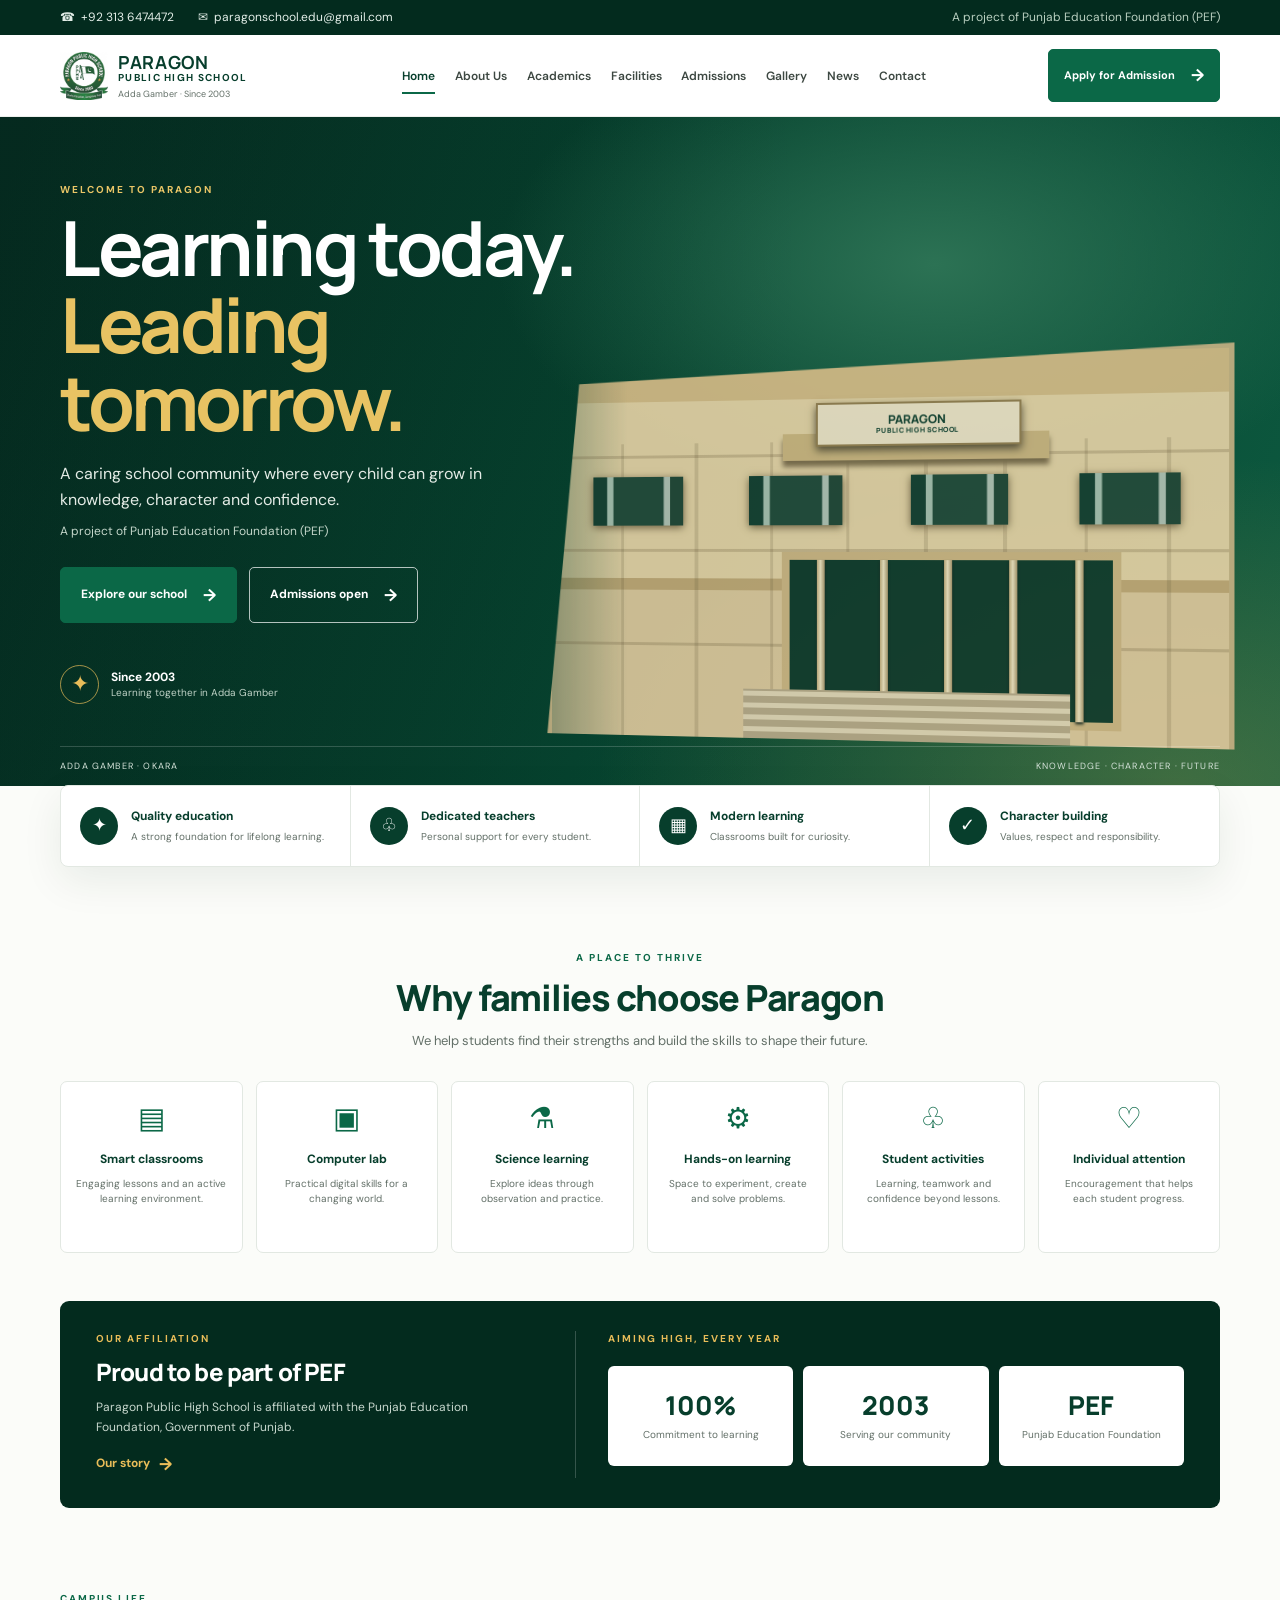
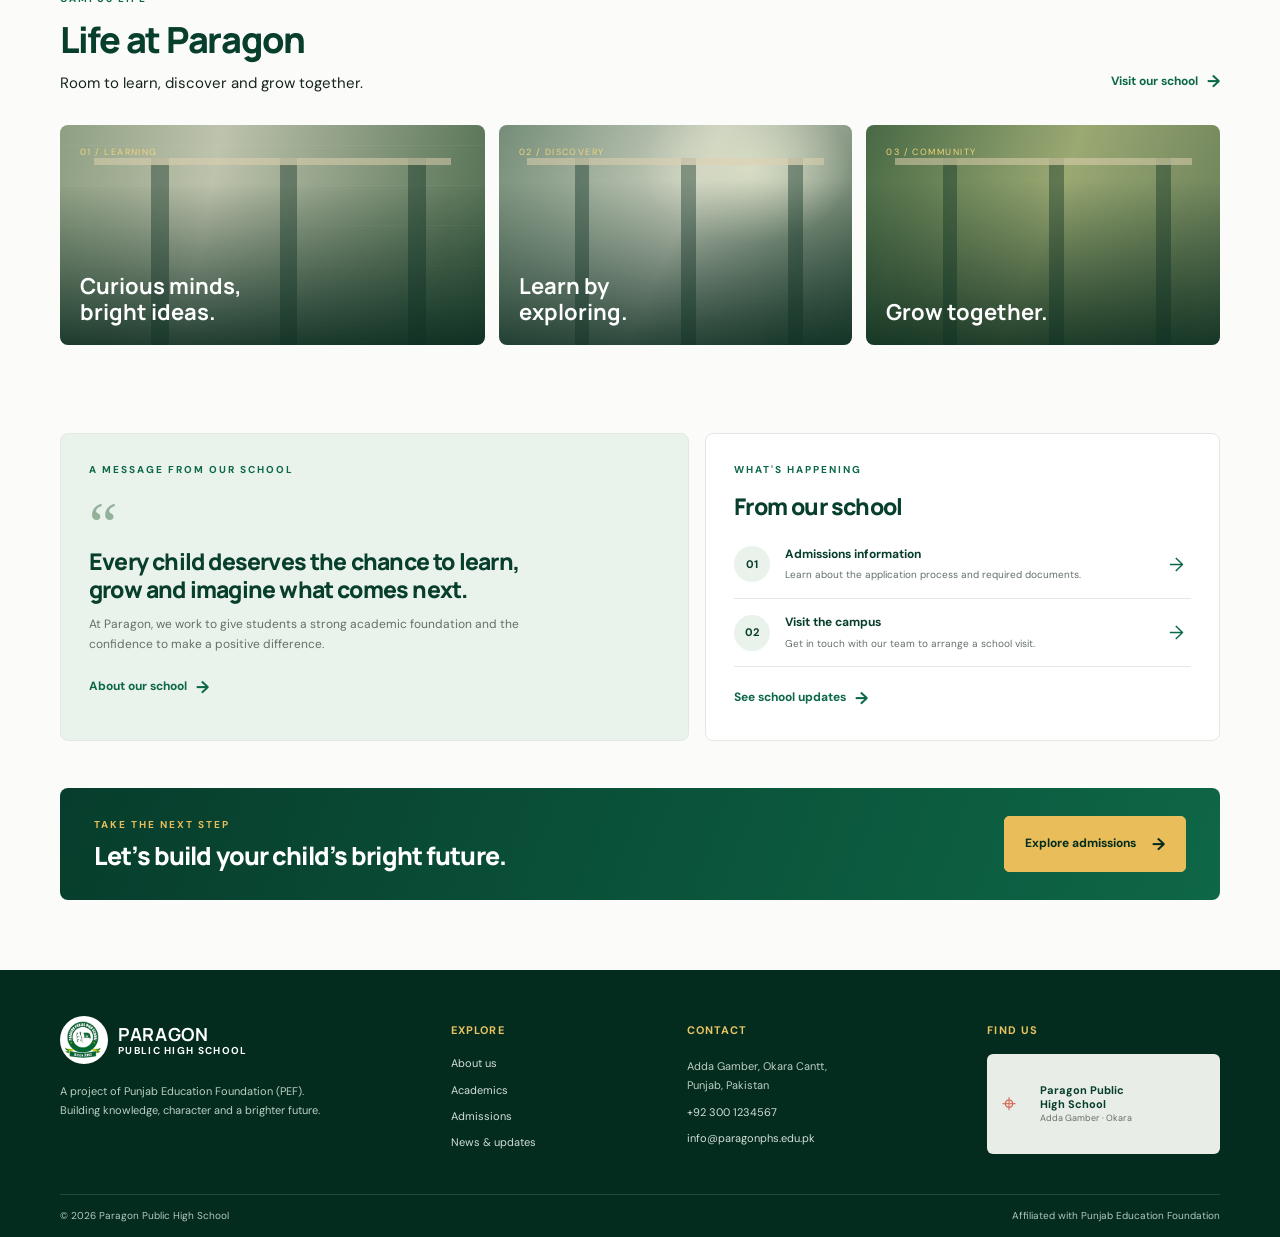
<file: index.html>
<!doctype html>
<html lang="en">
  <head>
    <meta charset="utf-8" />
    <meta name="viewport" content="width=device-width, initial-scale=1" />
    <meta
      name="description"
      content="Paragon Public High School in Adda Gamber, Okara — building knowledge, character and a brighter future."
    />
    <title>Paragon Public High School | Adda Gamber</title>
    <link rel="icon" href="logo.jpeg" />
    <link rel="stylesheet" href="style.css" />
  </head>
  <body>
    <div class="topbar">
      <div class="container topbar-inner">
        <span>☎ &nbsp;+92 313 6474472</span
        ><a href="mailto:paragonschool.edu@gmail.com"
          >✉ &nbsp;paragonschool.edu@gmail.com</a
        ><span class="topbar-note"
          >A project of Punjab Education Foundation (PEF)</span
        >
      </div>
    </div>
    <header class="site-header">
      <div class="container nav-wrap">
        <a class="brand" href="index.html"
          ><img src="logo.jpeg" alt="Paragon Public High School crest" /><span
            ><strong>PARAGON</strong><small>PUBLIC HIGH SCHOOL</small
            ><em>Adda Gamber · Since 2003</em></span
          ></a
        ><button
          class="menu-toggle"
          aria-label="Open menu"
          aria-expanded="false"
        >
          ☰
        </button>
        <nav class="main-nav">
          <a class="active" href="index.html">Home</a
          ><a href="about.html">About Us</a><a href="course.html">Academics</a
          ><a href="index.html#facilities">Facilities</a
          ><a href="admissions.html">Admissions</a
          ><a href="index.html#life">Gallery</a><a href="blog.html">News</a
          ><a href="contact.html">Contact</a>
        </nav>
        <a class="button button-small nav-cta" href="admissions.html"
          >Apply for Admission <span>→</span></a
        >
      </div>
    </header>
    <main>
      <section class="hero">
        <div class="hero-building" aria-hidden="true">
          <div class="school-sign">
            PARAGON <small>PUBLIC HIGH SCHOOL</small>
          </div>
          <div class="building-roof"></div>
          <div class="building-upper"><i></i><i></i><i></i><i></i></div>
          <div class="building-columns">
            <i></i><i></i><i></i><i></i><i></i>
          </div>
          <div class="building-steps"></div>
        </div>
        <div class="container hero-content">
          <p class="eyebrow">WELCOME TO PARAGON</p>
          <h1>Learning today.<br /><span>Leading tomorrow.</span></h1>
          <p class="hero-lead">
            A caring school community where every child can grow in knowledge,
            character and confidence.
          </p>
          <p class="hero-sub">A project of Punjab Education Foundation (PEF)</p>
          <div class="hero-actions">
            <a class="button" href="about.html"
              >Explore our school <span>→</span></a
            ><a class="button button-outline" href="admissions.html"
              >Admissions open <span>→</span></a
            >
          </div>
          <div class="hero-proof">
            <span class="proof-mark">✦</span
            ><span
              ><b>Since 2003</b
              ><small>Learning together in Adda Gamber</small></span
            >
          </div>
        </div>
        <div class="hero-bottom container">
          <span>ADDA GAMBER · OKARA</span
          ><span>KNOWLEDGE · CHARACTER · FUTURE</span>
        </div>
      </section>
      <section class="feature-strip container" aria-label="Our strengths">
        <article>
          <span class="feature-icon">✦</span>
          <div>
            <h3>Quality education</h3>
            <p>A strong foundation for lifelong learning.</p>
          </div>
        </article>
        <article>
          <span class="feature-icon">♧</span>
          <div>
            <h3>Dedicated teachers</h3>
            <p>Personal support for every student.</p>
          </div>
        </article>
        <article>
          <span class="feature-icon">▦</span>
          <div>
            <h3>Modern learning</h3>
            <p>Classrooms built for curiosity.</p>
          </div>
        </article>
        <article>
          <span class="feature-icon">✓</span>
          <div>
            <h3>Character building</h3>
            <p>Values, respect and responsibility.</p>
          </div>
        </article>
      </section>
      <section class="section container" id="facilities">
        <div class="section-heading">
          <p class="eyebrow">A PLACE TO THRIVE</p>
          <h2>Why families choose Paragon</h2>
          <p>
            We help students find their strengths and build the skills to shape
            their future.
          </p>
        </div>
        <div class="card-grid six-grid">
          <article class="icon-card">
            <span>▤</span>
            <h3>Smart classrooms</h3>
            <p>Engaging lessons and an active learning environment.</p>
          </article>
          <article class="icon-card">
            <span>▣</span>
            <h3>Computer lab</h3>
            <p>Practical digital skills for a changing world.</p>
          </article>
          <article class="icon-card">
            <span>⚗</span>
            <h3>Science learning</h3>
            <p>Explore ideas through observation and practice.</p>
          </article>
          <article class="icon-card">
            <span>⚙</span>
            <h3>Hands-on learning</h3>
            <p>Space to experiment, create and solve problems.</p>
          </article>
          <article class="icon-card">
            <span>♧</span>
            <h3>Student activities</h3>
            <p>Learning, teamwork and confidence beyond lessons.</p>
          </article>
          <article class="icon-card">
            <span>♡</span>
            <h3>Individual attention</h3>
            <p>Encouragement that helps each student progress.</p>
          </article>
        </div>
      </section>
      <section class="results-band container">
        <div class="results-intro">
          <p class="eyebrow">OUR AFFILIATION</p>
          <h2>Proud to be part of PEF</h2>
          <p>
            Paragon Public High School is affiliated with the Punjab Education
            Foundation, Government of Punjab.
          </p>
          <a href="about.html" class="text-link">Our story <span>→</span></a>
        </div>
        <div class="results-data">
          <p class="eyebrow">AIMING HIGH, EVERY YEAR</p>
          <div class="stats">
            <article>
              <strong>100%</strong><span>Commitment to learning</span>
            </article>
            <article>
              <strong>2003</strong><span>Serving our community</span>
            </article>
            <article>
              <strong>PEF</strong><span>Punjab Education Foundation</span>
            </article>
          </div>
        </div>
      </section>
      <section class="section container" id="life">
        <div class="section-heading section-heading-row">
          <div>
            <p class="eyebrow">CAMPUS LIFE</p>
            <h2>Life at Paragon</h2>
            <p>Room to learn, discover and grow together.</p>
          </div>
          <a class="text-link" href="contact.html"
            >Visit our school <span>→</span></a
          >
        </div>
        <div class="life-grid">
          <article class="life-card life-class">
            <span>01 / LEARNING</span>
            <h3>Curious minds,<br />bright ideas.</h3>
          </article>
          <article class="life-card life-science">
            <span>02 / DISCOVERY</span>
            <h3>Learn by<br />exploring.</h3>
          </article>
          <article class="life-card life-sport">
            <span>03 / COMMUNITY</span>
            <h3>Grow together.</h3>
          </article>
        </div>
      </section>
      <section class="message-news container">
        <article class="principal-card">
          <p class="eyebrow">A MESSAGE FROM OUR SCHOOL</p>
          <div class="quote-mark">“</div>
          <h2>
            Every child deserves the chance to learn, grow and imagine what
            comes next.
          </h2>
          <p>
            At Paragon, we work to give students a strong academic foundation
            and the confidence to make a positive difference.
          </p>
          <a class="text-link" href="about.html"
            >About our school <span>→</span></a
          >
        </article>
        <article class="news-card">
          <p class="eyebrow">WHAT'S HAPPENING</p>
          <h2>From our school</h2>
          <div class="news-item">
            <time>01</time>
            <div>
              <h3>Admissions information</h3>
              <p>Learn about the application process and required documents.</p>
            </div>
            <a href="admissions.html" aria-label="Read admissions information"
              >→</a
            >
          </div>
          <div class="news-item">
            <time>02</time>
            <div>
              <h3>Visit the campus</h3>
              <p>Get in touch with our team to arrange a school visit.</p>
            </div>
            <a href="contact.html" aria-label="Contact the school">→</a>
          </div>
          <a class="text-link" href="blog.html"
            >See school updates <span>→</span></a
          >
        </article>
      </section>
      <section class="cta-band container">
        <div>
          <p class="eyebrow">TAKE THE NEXT STEP</p>
          <h2>Let’s build your child’s bright future.</h2>
        </div>
        <a href="admissions.html" class="button button-gold"
          >Explore admissions <span>→</span></a
        >
      </section>
    </main>
    <footer class="site-footer">
      <div class="container footer-grid">
        <div class="footer-brand">
          <a class="brand brand-light" href="index.html"
            ><img src="logo.png" alt="" /><span
              ><strong>PARAGON</strong><small>PUBLIC HIGH SCHOOL</small></span
            ></a
          >
          <p>
            A project of Punjab Education Foundation (PEF).<br />Building
            knowledge, character and a brighter future.
          </p>
        </div>
        <div>
          <h3>Explore</h3>
          <a href="about.html">About us</a><a href="course.html">Academics</a
          ><a href="admissions.html">Admissions</a
          ><a href="blog.html">News & updates</a>
        </div>
        <div>
          <h3>Contact</h3>
          <p>Adda Gamber, Okara Cantt,<br />Punjab, Pakistan</p>
          <a href="tel:+923001234567">+92 300 1234567</a
          ><a href="mailto:info@paragonphs.edu.pk">info@paragonphs.edu.pk</a>
        </div>
        <div>
          <h3>Find us</h3>
          <a
            class="map-card"
            href="https://maps.google.com/?q=Adda+Gamber,+Okara,+Pakistan"
            target="_blank"
            rel="noreferrer"
            ><span>⌖</span><b>Paragon Public<br />High School</b
            ><small>Adda Gamber · Okara</small></a
          >
        </div>
      </div>
      <div class="container footer-bottom">
        <span>© <span data-year>2026</span> Paragon Public High School</span
        ><span>Affiliated with Punjab Education Foundation</span>
      </div>
    </footer>
    <script src="script.js"></script>
  </body>
</html>
</file>
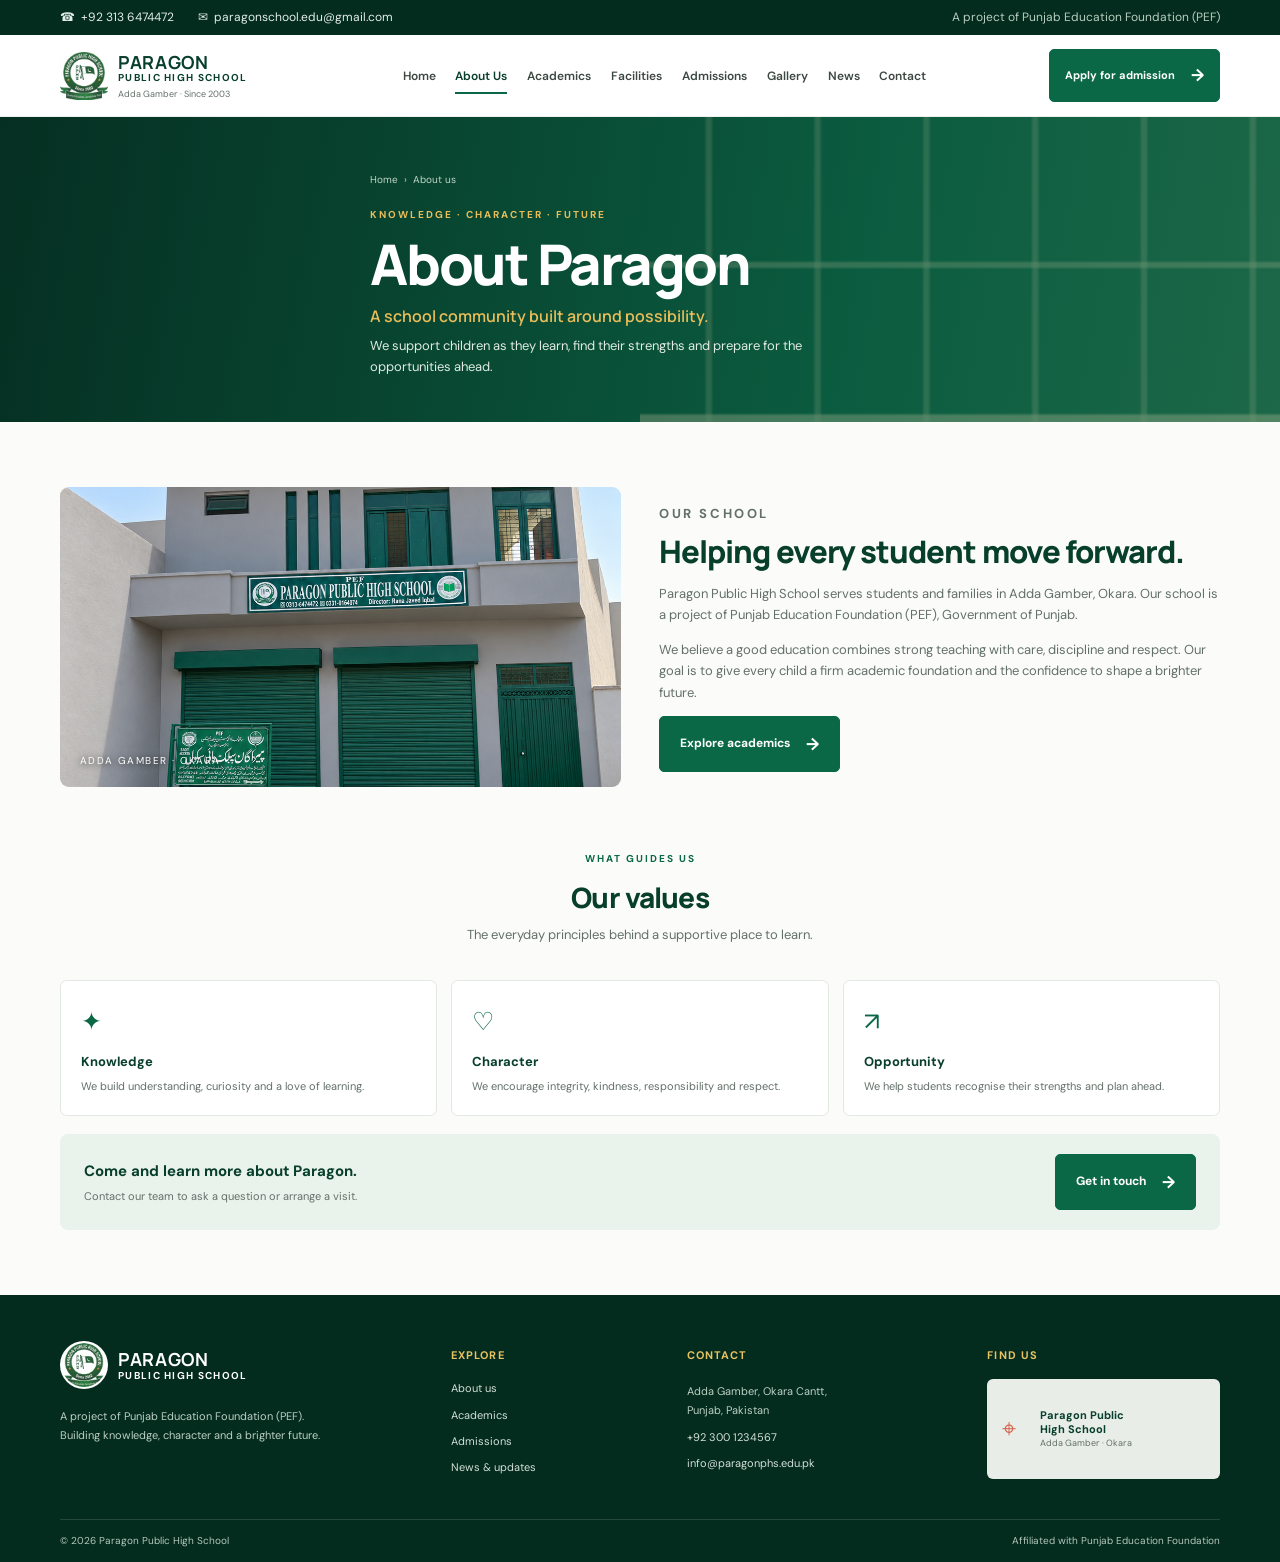
<file: about.html>
<!doctype html>
<html lang="en">
  <head>
    <meta charset="utf-8" />
    <meta name="viewport" content="width=device-width, initial-scale=1" />
    <meta
      name="description"
      content="Learn about Paragon Public High School, a PEF school in Adda Gamber."
    />
    <title>About Us | Paragon Public High School</title>
    <link rel="icon" href="logo.jpeg" />
    <link rel="stylesheet" href="style.css" />
  </head>
  <body>
    <div class="topbar">
      <div class="container topbar-inner">
        <span>☎ &nbsp;+92 313 6474472</span
        ><a href="mailto:paragonschool.edu@gmail.com"
          >✉ &nbsp;paragonschool.edu@gmail.com</a
        ><span class="topbar-note"
          >A project of Punjab Education Foundation (PEF)</span
        >
      </div>
    </div>
    <header class="site-header">
      <div class="container nav-wrap">
        <a class="brand" href="index.html"
          ><img src="logo.jpeg" alt="Paragon crest" /><span
            ><strong>PARAGON</strong><small>PUBLIC HIGH SCHOOL</small
            ><em>Adda Gamber · Since 2003</em></span
          ></a
        ><button
          class="menu-toggle"
          aria-label="Open menu"
          aria-expanded="false"
        >
          ☰
        </button>
        <nav class="main-nav">
          <a href="index.html">Home</a
          ><a class="active" href="about.html">About Us</a
          ><a href="course.html">Academics</a
          ><a href="index.html#facilities">Facilities</a
          ><a href="admissions.html">Admissions</a
          ><a href="index.html#life">Gallery</a><a href="blog.html">News</a
          ><a href="contact.html">Contact</a>
        </nav>
        <a class="button button-small nav-cta" href="admissions.html"
          >Apply for admission <span>→</span></a
        >
      </div>
    </header>
    <main>
      <section class="page-hero">
        <div class="container page-hero-content">
          <p class="breadcrumbs">Home &nbsp;›&nbsp; About us</p>
          <p class="eyebrow">KNOWLEDGE · CHARACTER · FUTURE</p>
          <h1>About Paragon</h1>
          <h2>A school community built around possibility.</h2>
          <p>
            We support children as they learn, find their strengths and prepare
            for the opportunities ahead.
          </p>
        </div>
      </section>
      <section class="content-section container">
        <div class="about-split">
          <div class="about-visual">
            <img
              src="Building.png"
              alt="Paragon Public High School building in Adda Gamber"
            />
            <span class="about-visual-caption">ADDA GAMBER · OKARA</span>
          </div>
          <div class="about-copy">
            <p class="eyebrow">OUR SCHOOL</p>
            <h2>Helping every student move forward.</h2>
            <p>
              Paragon Public High School serves students and families in Adda
              Gamber, Okara. Our school is a project of Punjab Education
              Foundation (PEF), Government of Punjab.
            </p>
            <p>
              We believe a good education combines strong teaching with care,
              discipline and respect. Our goal is to give every child a firm
              academic foundation and the confidence to shape a brighter future.
            </p>
            <a class="button" href="course.html"
              >Explore academics <span>→</span></a
            >
          </div>
        </div>
        <div class="section-heading" style="margin-top: 64px">
          <p class="eyebrow">WHAT GUIDES US</p>
          <h2>Our values</h2>
          <p>The everyday principles behind a supportive place to learn.</p>
        </div>
        <div class="values-grid">
          <article class="value-card">
            <span>✦</span>
            <h3>Knowledge</h3>
            <p>We build understanding, curiosity and a love of learning.</p>
          </article>
          <article class="value-card">
            <span>♡</span>
            <h3>Character</h3>
            <p>We encourage integrity, kindness, responsibility and respect.</p>
          </article>
          <article class="value-card">
            <span>↗</span>
            <h3>Opportunity</h3>
            <p>We help students recognise their strengths and plan ahead.</p>
          </article>
        </div>
        <div class="contact-banner">
          <div>
            <h3>Come and learn more about Paragon.</h3>
            <p>Contact our team to ask a question or arrange a visit.</p>
          </div>
          <a href="contact.html" class="button">Get in touch <span>→</span></a>
        </div>
      </section>
    </main>
    <footer class="site-footer">
      <div class="container footer-grid">
        <div class="footer-brand">
          <a class="brand brand-light" href="index.html"
            ><img src="logo.jpeg" alt="Paragon crest" /><span
              ><strong>PARAGON</strong><small>PUBLIC HIGH SCHOOL</small></span
            ></a
          >
          <p>
            A project of Punjab Education Foundation (PEF).<br />Building
            knowledge, character and a brighter future.
          </p>
        </div>
        <div>
          <h3>Explore</h3>
          <a href="about.html">About us</a><a href="course.html">Academics</a
          ><a href="admissions.html">Admissions</a
          ><a href="blog.html">News & updates</a>
        </div>
        <div>
          <h3>Contact</h3>
          <p>Adda Gamber, Okara Cantt,<br />Punjab, Pakistan</p>
          <a href="tel:+923001234567">+92 300 1234567</a
          ><a href="mailto:info@paragonphs.edu.pk">info@paragonphs.edu.pk</a>
        </div>
        <div>
          <h3>Find us</h3>
          <a
            class="map-card"
            href="https://maps.google.com/?q=Adda+Gamber,+Okara,+Pakistan"
            target="_blank"
            rel="noreferrer"
            ><span>⌖</span><b>Paragon Public<br />High School</b
            ><small>Adda Gamber · Okara</small></a
          >
        </div>
      </div>
      <div class="container footer-bottom">
        <span>© <span data-year>2026</span> Paragon Public High School</span
        ><span>Affiliated with Punjab Education Foundation</span>
      </div>
    </footer>
    <script src="script.js"></script>
  </body>
</html>
</file>
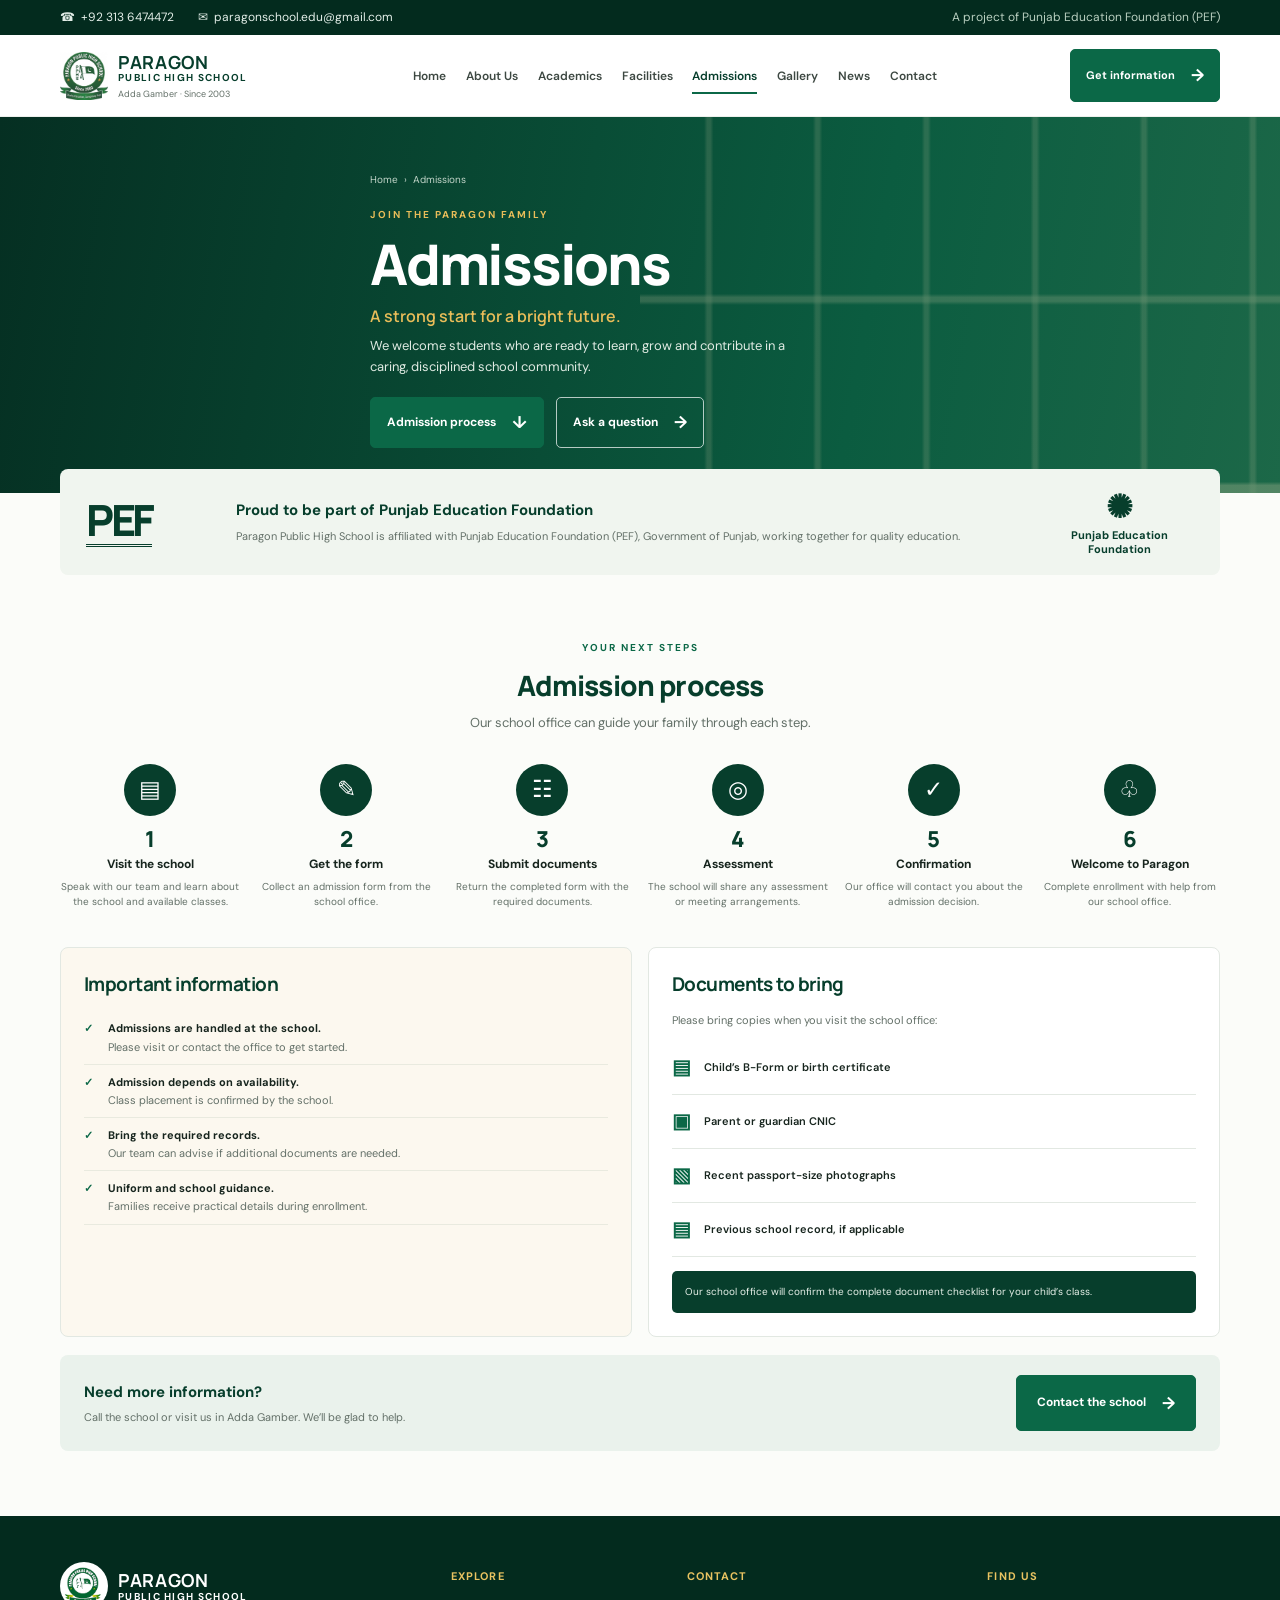
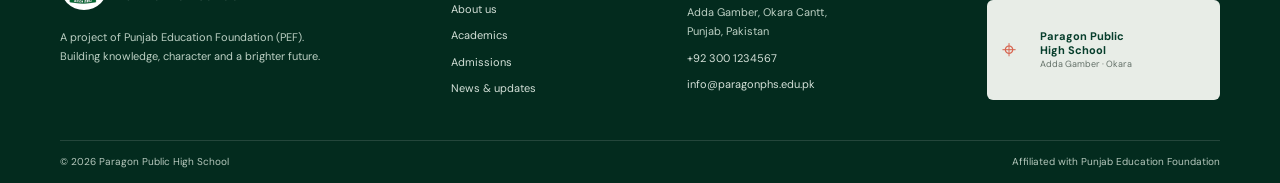
<file: admissions.html>
<!doctype html>
<html lang="en">
  <head>
    <meta charset="utf-8" />
    <meta name="viewport" content="width=device-width, initial-scale=1" />
    <meta
      name="description"
      content="Admission information for Paragon Public High School, Adda Gamber."
    />
    <title>Admissions | Paragon Public High School</title>
    <link rel="icon" href="logo.jpeg" />
    <link rel="stylesheet" href="style.css" />
  </head>
  <body>
    <div class="topbar">
      <div class="container topbar-inner">
        <span>☎ &nbsp;+92 313 6474472</span
        ><a href="mailto:paragonschool.edu@gmail.com"
          >✉ &nbsp;paragonschool.edu@gmail.com</a
        ><span class="topbar-note"
          >A project of Punjab Education Foundation (PEF)</span
        >
      </div>
    </div>
    <header class="site-header">
      <div class="container nav-wrap">
        <a class="brand" href="index.html"
          ><img src="logo.jpeg" alt="Paragon crest" /><span
            ><strong>PARAGON</strong><small>PUBLIC HIGH SCHOOL</small
            ><em>Adda Gamber · Since 2003</em></span
          ></a
        ><button
          class="menu-toggle"
          aria-label="Open menu"
          aria-expanded="false"
        >
          ☰
        </button>
        <nav class="main-nav">
          <a href="index.html">Home</a><a href="about.html">About Us</a
          ><a href="course.html">Academics</a
          ><a href="index.html#facilities">Facilities</a
          ><a class="active" href="admissions.html">Admissions</a
          ><a href="index.html#life">Gallery</a><a href="blog.html">News</a
          ><a href="contact.html">Contact</a>
        </nav>
        <a class="button button-small nav-cta" href="contact.html"
          >Get information <span>→</span></a
        >
      </div>
    </header>
    <main>
      <section class="page-hero">
        <div class="container page-hero-content">
          <p class="breadcrumbs">Home &nbsp;›&nbsp; Admissions</p>
          <p class="eyebrow">JOIN THE PARAGON FAMILY</p>
          <h1>Admissions</h1>
          <h2>A strong start for a bright future.</h2>
          <p>
            We welcome students who are ready to learn, grow and contribute in a
            caring, disciplined school community.
          </p>
          <div class="hero-actions">
            <a class="button" href="#process"
              >Admission process <span>↓</span></a
            ><a class="button button-outline" href="contact.html"
              >Ask a question <span>→</span></a
            >
          </div>
        </div>
      </section>
      <section class="container affiliation">
        <div class="pef-wordmark">PEF</div>
        <div>
          <h3>Proud to be part of Punjab Education Foundation</h3>
          <p>
            Paragon Public High School is affiliated with Punjab Education
            Foundation (PEF), Government of Punjab, working together for quality
            education.
          </p>
        </div>
        <div class="affiliation-seal">
          <span>✺</span>Punjab Education<br />Foundation
        </div>
      </section>
      <section class="content-section container" id="process">
        <div class="section-heading">
          <p class="eyebrow">YOUR NEXT STEPS</p>
          <h2>Admission process</h2>
          <p>Our school office can guide your family through each step.</p>
        </div>
        <div class="process-grid">
          <article class="process-step">
            <div class="step-icon">▤</div>
            <b>1</b>
            <h3>Visit the school</h3>
            <p>
              Speak with our team and learn about the school and available
              classes.
            </p>
          </article>
          <article class="process-step">
            <div class="step-icon">✎</div>
            <b>2</b>
            <h3>Get the form</h3>
            <p>Collect an admission form from the school office.</p>
          </article>
          <article class="process-step">
            <div class="step-icon">☷</div>
            <b>3</b>
            <h3>Submit documents</h3>
            <p>Return the completed form with the required documents.</p>
          </article>
          <article class="process-step">
            <div class="step-icon">◎</div>
            <b>4</b>
            <h3>Assessment</h3>
            <p>The school will share any assessment or meeting arrangements.</p>
          </article>
          <article class="process-step">
            <div class="step-icon">✓</div>
            <b>5</b>
            <h3>Confirmation</h3>
            <p>Our office will contact you about the admission decision.</p>
          </article>
          <article class="process-step">
            <div class="step-icon">♧</div>
            <b>6</b>
            <h3>Welcome to Paragon</h3>
            <p>Complete enrollment with help from our school office.</p>
          </article>
        </div>
        <div class="information-grid">
          <article class="info-panel warm">
            <h2>Important information</h2>
            <ul class="check-list">
              <li>
                <strong>Admissions are handled at the school.</strong
                ><span>Please visit or contact the office to get started.</span>
              </li>
              <li>
                <strong>Admission depends on availability.</strong
                ><span>Class placement is confirmed by the school.</span>
              </li>
              <li>
                <strong>Bring the required records.</strong
                ><span
                  >Our team can advise if additional documents are needed.</span
                >
              </li>
              <li>
                <strong>Uniform and school guidance.</strong
                ><span
                  >Families receive practical details during enrollment.</span
                >
              </li>
            </ul>
          </article>
          <article class="info-panel">
            <h2>Documents to bring</h2>
            <p style="font-size: 11px; color: var(--muted)">
              Please bring copies when you visit the school office:
            </p>
            <ul class="document-list">
              <li><span>▤</span>Child’s B-Form or birth certificate</li>
              <li><span>▣</span>Parent or guardian CNIC</li>
              <li><span>▧</span>Recent passport-size photographs</li>
              <li><span>▤</span>Previous school record, if applicable</li>
            </ul>
            <div class="note">
              Our school office will confirm the complete document checklist for
              your child’s class.
            </div>
          </article>
        </div>
        <div class="contact-banner">
          <div>
            <h3>Need more information?</h3>
            <p>
              Call the school or visit us in Adda Gamber. We’ll be glad to help.
            </p>
          </div>
          <a class="button" href="contact.html"
            >Contact the school <span>→</span></a
          >
        </div>
      </section>
    </main>
    <footer class="site-footer">
      <div class="container footer-grid">
        <div class="footer-brand">
          <a class="brand brand-light" href="index.html"
            ><img src="logo.png" alt="" /><span
              ><strong>PARAGON</strong><small>PUBLIC HIGH SCHOOL</small></span
            ></a
          >
          <p>
            A project of Punjab Education Foundation (PEF).<br />Building
            knowledge, character and a brighter future.
          </p>
        </div>
        <div>
          <h3>Explore</h3>
          <a href="about.html">About us</a><a href="course.html">Academics</a
          ><a href="admissions.html">Admissions</a
          ><a href="blog.html">News & updates</a>
        </div>
        <div>
          <h3>Contact</h3>
          <p>Adda Gamber, Okara Cantt,<br />Punjab, Pakistan</p>
          <a href="tel:+923001234567">+92 300 1234567</a
          ><a href="mailto:info@paragonphs.edu.pk">info@paragonphs.edu.pk</a>
        </div>
        <div>
          <h3>Find us</h3>
          <a
            class="map-card"
            href="https://maps.google.com/?q=Adda+Gamber,+Okara,+Pakistan"
            target="_blank"
            rel="noreferrer"
            ><span>⌖</span><b>Paragon Public<br />High School</b
            ><small>Adda Gamber · Okara</small></a
          >
        </div>
      </div>
      <div class="container footer-bottom">
        <span>© <span data-year>2026</span> Paragon Public High School</span
        ><span>Affiliated with Punjab Education Foundation</span>
      </div>
    </footer>
    <script src="script.js"></script>
  </body>
</html>
</file>
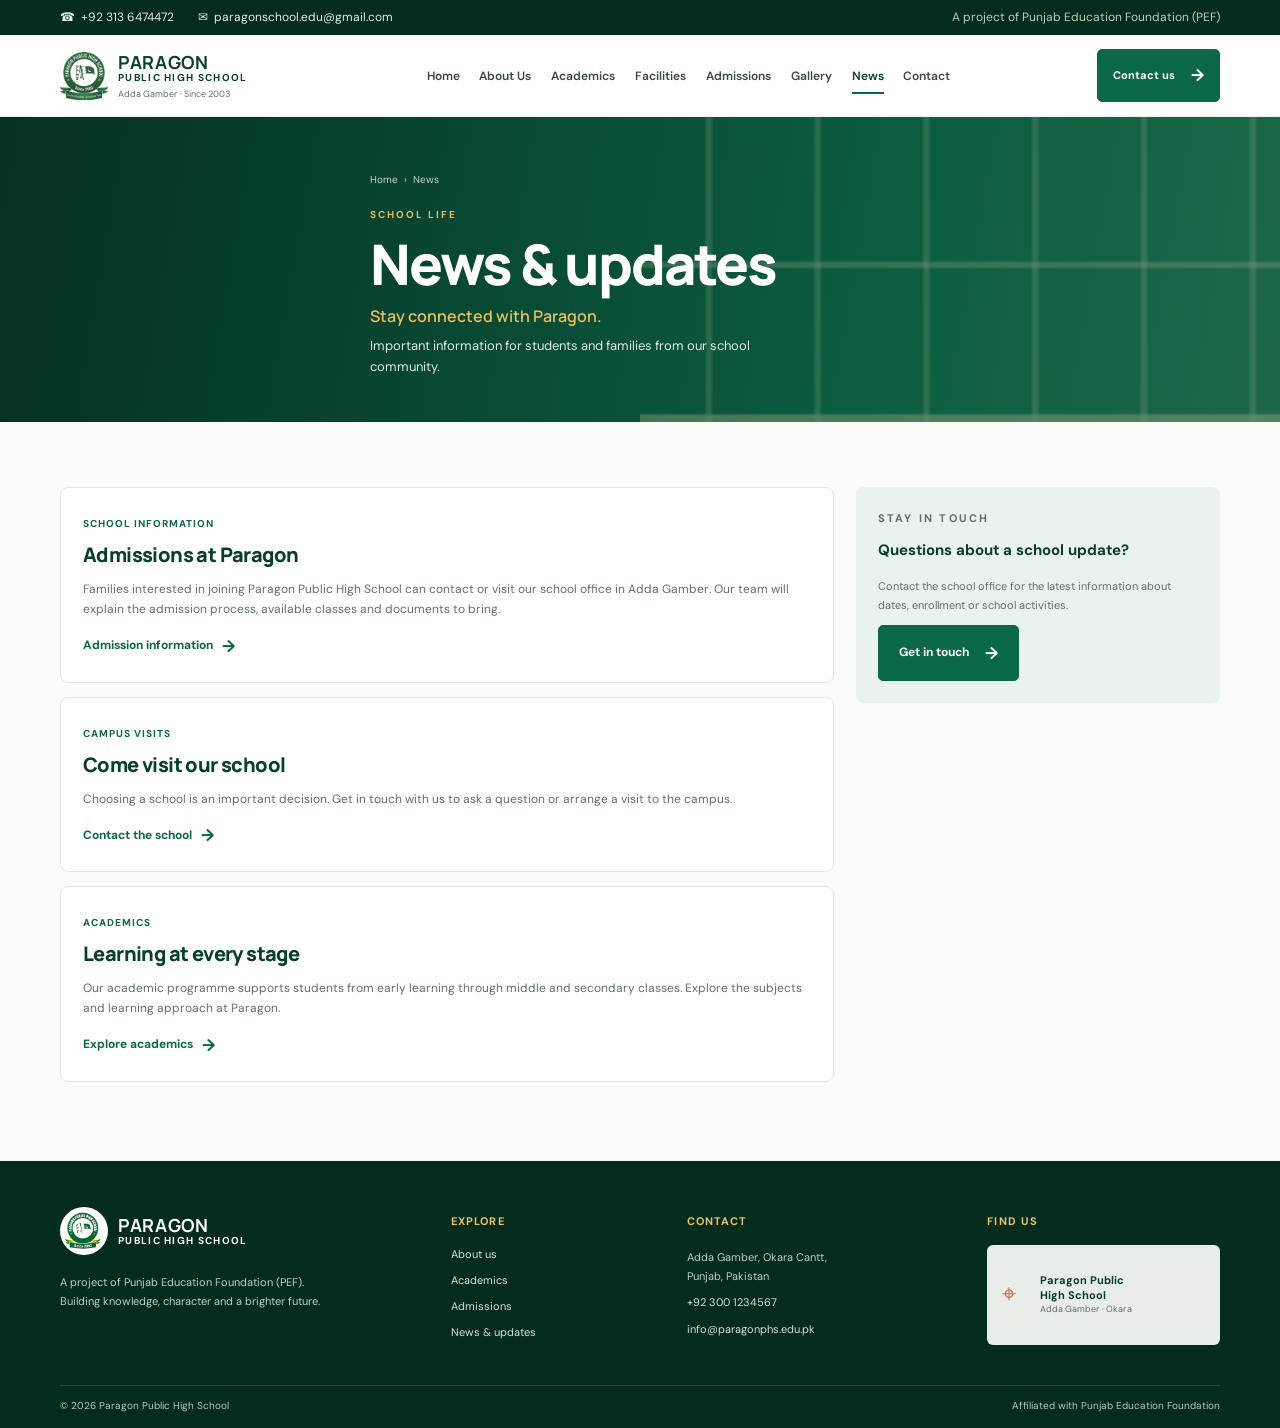
<file: blog.html>
<!doctype html>
<html lang="en">
  <head>
    <meta charset="utf-8" />
    <meta name="viewport" content="width=device-width, initial-scale=1" />
    <meta
      name="description"
      content="News and updates from Paragon Public High School."
    />
    <title>News & Updates | Paragon Public High School</title>
    <link rel="icon" href="logo.jpeg" />
    <link rel="stylesheet" href="style.css" />
  </head>
  <body>
    <div class="topbar">
      <div class="container topbar-inner">
        <span>☎ &nbsp;+92 313 6474472</span
        ><a href="mailto:paragonschool.edu@gmail.com"
          >✉ &nbsp;paragonschool.edu@gmail.com</a
        ><span class="topbar-note"
          >A project of Punjab Education Foundation (PEF)</span
        >
      </div>
    </div>
    <header class="site-header">
      <div class="container nav-wrap">
        <a class="brand" href="index.html"
          ><img src="logo.jpeg" alt="Paragon crest" /><span
            ><strong>PARAGON</strong><small>PUBLIC HIGH SCHOOL</small
            ><em>Adda Gamber · Since 2003</em></span
          ></a
        ><button
          class="menu-toggle"
          aria-label="Open menu"
          aria-expanded="false"
        >
          ☰
        </button>
        <nav class="main-nav">
          <a href="index.html">Home</a><a href="about.html">About Us</a
          ><a href="course.html">Academics</a
          ><a href="index.html#facilities">Facilities</a
          ><a href="admissions.html">Admissions</a
          ><a href="index.html#life">Gallery</a
          ><a class="active" href="blog.html">News</a
          ><a href="contact.html">Contact</a>
        </nav>
        <a class="button button-small nav-cta" href="contact.html"
          >Contact us <span>→</span></a
        >
      </div>
    </header>
    <main>
      <section class="page-hero">
        <div class="container page-hero-content">
          <p class="breadcrumbs">Home &nbsp;›&nbsp; News</p>
          <p class="eyebrow">SCHOOL LIFE</p>
          <h1>News & updates</h1>
          <h2>Stay connected with Paragon.</h2>
          <p>
            Important information for students and families from our school
            community.
          </p>
        </div>
      </section>
      <section class="content-section container">
        <div class="updates-layout">
          <div>
            <article class="update-card">
              <span class="update-date">SCHOOL INFORMATION</span>
              <h2>Admissions at Paragon</h2>
              <p>
                Families interested in joining Paragon Public High School can
                contact or visit our school office in Adda Gamber. Our team will
                explain the admission process, available classes and documents
                to bring.
              </p>
              <a href="admissions.html" class="text-link"
                >Admission information <span>→</span></a
              >
            </article>
            <article class="update-card">
              <span class="update-date">CAMPUS VISITS</span>
              <h2>Come visit our school</h2>
              <p>
                Choosing a school is an important decision. Get in touch with us
                to ask a question or arrange a visit to the campus.
              </p>
              <a href="contact.html" class="text-link"
                >Contact the school <span>→</span></a
              >
            </article>
            <article class="update-card">
              <span class="update-date">ACADEMICS</span>
              <h2>Learning at every stage</h2>
              <p>
                Our academic programme supports students from early learning
                through middle and secondary classes. Explore the subjects and
                learning approach at Paragon.
              </p>
              <a href="course.html" class="text-link"
                >Explore academics <span>→</span></a
              >
            </article>
          </div>
          <aside class="update-side">
            <p class="eyebrow">STAY IN TOUCH</p>
            <h3>Questions about a school update?</h3>
            <p>
              Contact the school office for the latest information about dates,
              enrollment or school activities.
            </p>
            <a class="button" href="contact.html"
              >Get in touch <span>→</span></a
            >
          </aside>
        </div>
      </section>
    </main>
    <footer class="site-footer">
      <div class="container footer-grid">
        <div class="footer-brand">
          <a class="brand brand-light" href="index.html"
            ><img src="logo.png" alt="" /><span
              ><strong>PARAGON</strong><small>PUBLIC HIGH SCHOOL</small></span
            ></a
          >
          <p>
            A project of Punjab Education Foundation (PEF).<br />Building
            knowledge, character and a brighter future.
          </p>
        </div>
        <div>
          <h3>Explore</h3>
          <a href="about.html">About us</a><a href="course.html">Academics</a
          ><a href="admissions.html">Admissions</a
          ><a href="blog.html">News & updates</a>
        </div>
        <div>
          <h3>Contact</h3>
          <p>Adda Gamber, Okara Cantt,<br />Punjab, Pakistan</p>
          <a href="tel:+923001234567">+92 300 1234567</a
          ><a href="mailto:info@paragonphs.edu.pk">info@paragonphs.edu.pk</a>
        </div>
        <div>
          <h3>Find us</h3>
          <a
            class="map-card"
            href="https://maps.google.com/?q=Adda+Gamber,+Okara,+Pakistan"
            target="_blank"
            rel="noreferrer"
            ><span>⌖</span><b>Paragon Public<br />High School</b
            ><small>Adda Gamber · Okara</small></a
          >
        </div>
      </div>
      <div class="container footer-bottom">
        <span>© <span data-year>2026</span> Paragon Public High School</span
        ><span>Affiliated with Punjab Education Foundation</span>
      </div>
    </footer>
    <script src="script.js"></script>
  </body>
</html>
</file>
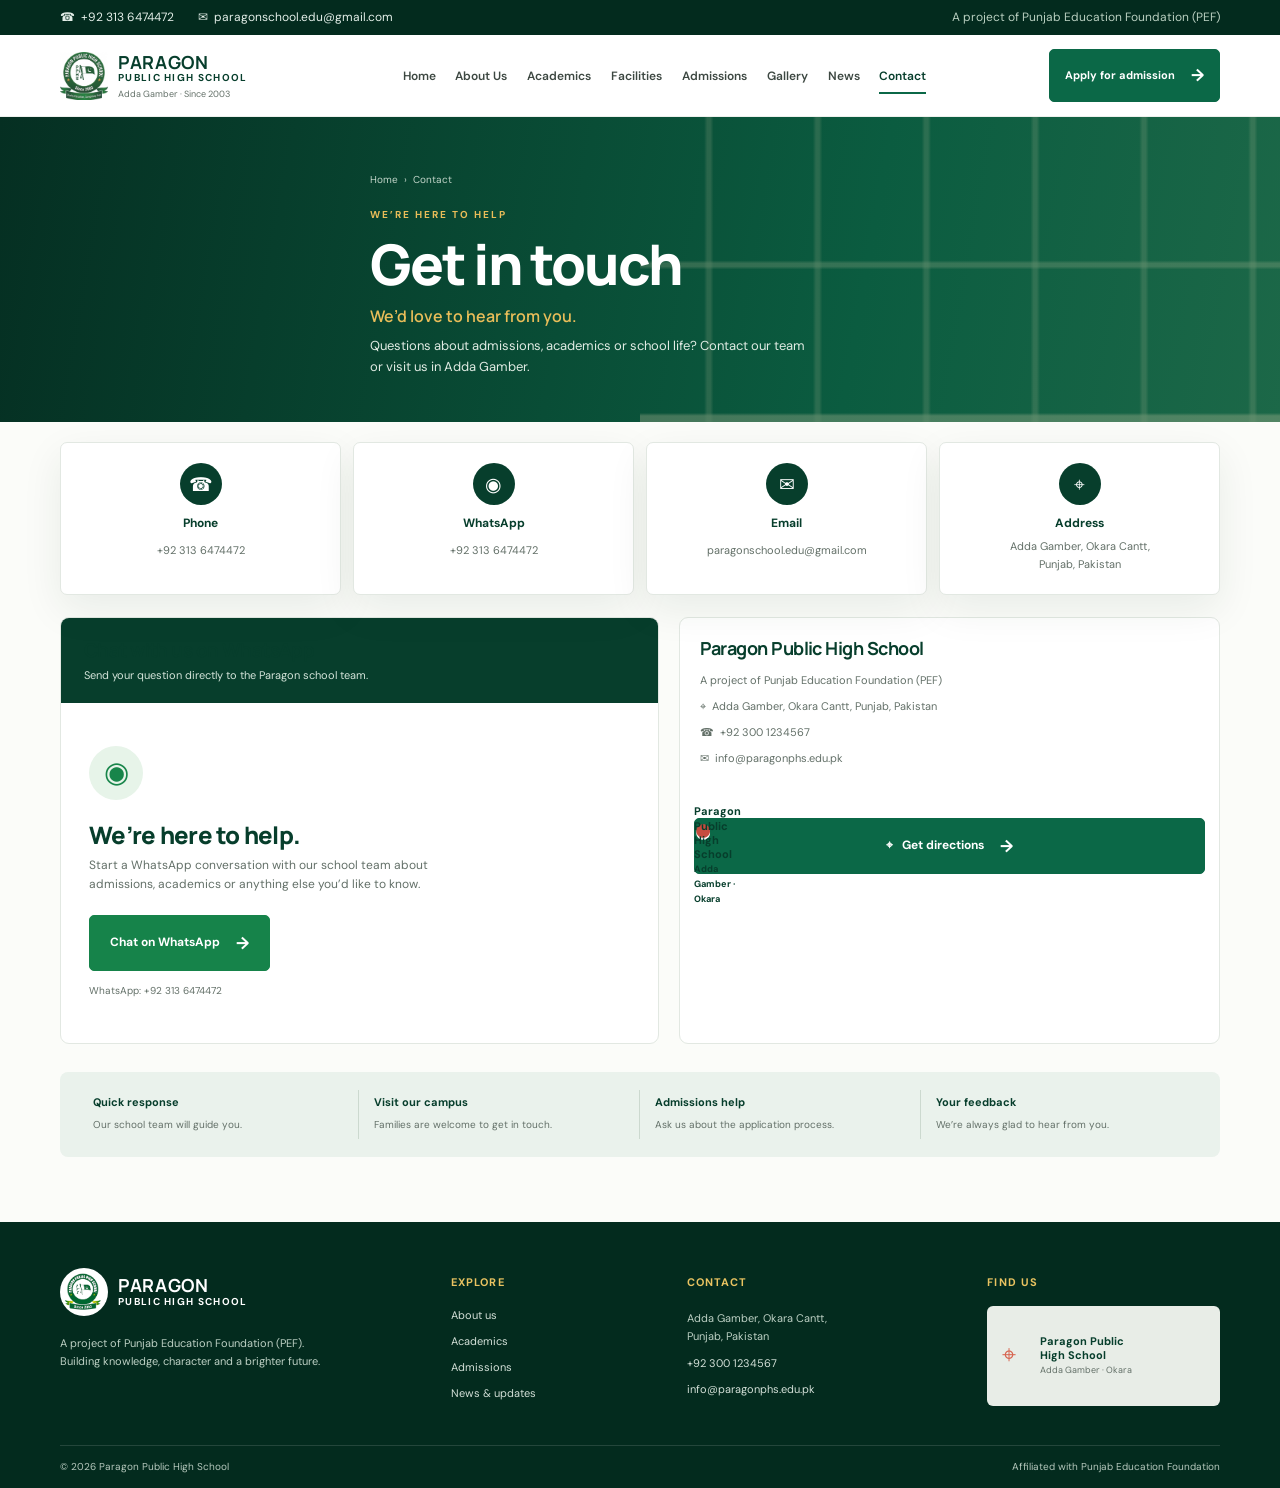
<file: contact.html>
<!doctype html>
<html lang="en">
  <head>
    <meta charset="utf-8" />
    <meta name="viewport" content="width=device-width, initial-scale=1" />
    <meta
      name="description"
      content="Contact Paragon Public High School in Adda Gamber, Okara."
    />
    <title>Contact | Paragon Public High School</title>
    <link rel="icon" href="logo.jpeg" />
    <link rel="stylesheet" href="style.css" />
  </head>
  <body>
    <div class="topbar">
      <div class="container topbar-inner">
        <span>☎ &nbsp;+92 313 6474472</span
        ><a href="mailto:paragonschool.edu@gmail.com"
          >✉ &nbsp;paragonschool.edu@gmail.com</a
        ><span class="topbar-note"
          >A project of Punjab Education Foundation (PEF)</span
        >
      </div>
    </div>
    <header class="site-header">
      <div class="container nav-wrap">
        <a class="brand" href="index.html"
          ><img src="logo.jpeg" alt="Paragon crest" /><span
            ><strong>PARAGON</strong><small>PUBLIC HIGH SCHOOL</small
            ><em>Adda Gamber · Since 2003</em></span
          ></a
        ><button
          class="menu-toggle"
          aria-label="Open menu"
          aria-expanded="false"
        >
          ☰
        </button>
        <nav class="main-nav">
          <a href="index.html">Home</a><a href="about.html">About Us</a
          ><a href="course.html">Academics</a
          ><a href="index.html#facilities">Facilities</a
          ><a href="admissions.html">Admissions</a
          ><a href="index.html#life">Gallery</a><a href="blog.html">News</a
          ><a class="active" href="contact.html">Contact</a>
        </nav>
        <a class="button button-small nav-cta" href="admissions.html"
          >Apply for admission <span>→</span></a
        >
      </div>
    </header>
    <main>
      <section class="page-hero">
        <div class="container page-hero-content">
          <p class="breadcrumbs">Home &nbsp;›&nbsp; Contact</p>
          <p class="eyebrow">WE’RE HERE TO HELP</p>
          <h1>Get in touch</h1>
          <h2>We’d love to hear from you.</h2>
          <p>
            Questions about admissions, academics or school life? Contact our
            team or visit us in Adda Gamber.
          </p>
        </div>
      </section>
      <section class="container content-section" style="padding-top: 42px">
        <div class="contact-details">
          <article class="detail-card">
            <span class="detail-icon">☎</span>
            <h3>Phone</h3>
            <a href="tel:+923136474472">+92 313 6474472</a>
          </article>
          <article class="detail-card">
            <span class="detail-icon">◉</span>
            <h3>WhatsApp</h3>
            <a href="https://wa.me/923136474472">+92 313 6474472</a>
          </article>
          <article class="detail-card">
            <span class="detail-icon">✉</span>
            <h3>Email</h3>
            <a href="mailto:paragonschool.edu@gmail.com">paragonschool.edu@gmail.com</a>
          </article>
          <article class="detail-card">
            <span class="detail-icon">⌖</span>
            <h3>Address</h3>
            <p>Adda Gamber, Okara Cantt,<br />Punjab, Pakistan</p>
          </article>
        </div>
        <div class="contact-layout">
          <section class="form-panel whatsapp-panel">
            <div class="panel-head">
              <h2>Chat with us on WhatsApp</h2>
              <p>Send your question directly to the Paragon school team.</p>
            </div>
            <div class="whatsapp-content">
              <span class="whatsapp-symbol" aria-hidden="true">◉</span>
              <h2>We’re here to help.</h2>
              <p>Start a WhatsApp conversation with our school team about admissions, academics or anything else you’d like to know.</p>
              <a class="button whatsapp-button" href="https://wa.me/923136474472?text=Assalam-o-Alaikum%2C%20I%20have%20a%20question%20for%20Paragon%20Public%20High%20School." target="_blank" rel="noreferrer">Chat on WhatsApp <span>→</span></a>
              <small>WhatsApp: +92 313 6474472</small>
            </div>
          </section>
          <section class="location-panel">
            <div class="school-info">
              <h2>Paragon Public High School</h2>
              <p>A project of Punjab Education Foundation (PEF)</p>
              <p>⌖ &nbsp;Adda Gamber, Okara Cantt, Punjab, Pakistan</p>
              <p>☎ &nbsp;+92 300 1234567</p>
              <p>✉ &nbsp;info@paragonphs.edu.pk</p>
            </div>
            <a
              class="map-art"
              href="https://maps.google.com/?q=Adda+Gamber,+Okara,+Pakistan"
              target="_blank"
              rel="noreferrer"
              aria-label="Open directions in Google Maps"
              ><span class="map-pin">●</span
              ><span class="map-label"
                >Paragon Public<br />High School<br /><small
                  >Adda Gamber · Okara</small
                ></span
              ></a
            ><a
              class="button directions"
              href="https://www.google.com/maps/place/Paragon+Public+High+School/@30.7464373,73.3232929,17z/data=!3m1!4b1!4m6!3m5!1s0x3922a5b3fa05cecd:0xdd6a56e91c90a1f8!8m2!3d30.7464327!4d73.3258678!16s%2Fg%2F11rr8xm3c2?entry=ttu&g_ep=EgoyMDI2MDkyOC4wIKXMDSoASAFQAw%3D%3D"
              target="_blank"
              rel="noreferrer"
              >⌖ &nbsp; Get directions <span>→</span></a
            >
          </section>
        </div>
        <div class="contact-benefits">
          <article>
            <b>Quick response</b><span>Our school team will guide you.</span>
          </article>
          <article>
            <b>Visit our campus</b
            ><span>Families are welcome to get in touch.</span>
          </article>
          <article>
            <b>Admissions help</b
            ><span>Ask us about the application process.</span>
          </article>
          <article>
            <b>Your feedback</b><span>We’re always glad to hear from you.</span>
          </article>
        </div>
      </section>
    </main>
    <footer class="site-footer">
      <div class="container footer-grid">
        <div class="footer-brand">
          <a class="brand brand-light" href="index.html"
            ><img src="logo.png" alt="" /><span
              ><strong>PARAGON</strong><small>PUBLIC HIGH SCHOOL</small></span
            ></a
          >
          <p>
            A project of Punjab Education Foundation (PEF).<br />Building
            knowledge, character and a brighter future.
          </p>
        </div>
        <div>
          <h3>Explore</h3>
          <a href="about.html">About us</a><a href="course.html">Academics</a
          ><a href="admissions.html">Admissions</a
          ><a href="blog.html">News & updates</a>
        </div>
        <div>
          <h3>Contact</h3>
          <p>Adda Gamber, Okara Cantt,<br />Punjab, Pakistan</p>
          <a href="tel:+923001234567">+92 300 1234567</a
          ><a href="mailto:info@paragonphs.edu.pk">info@paragonphs.edu.pk</a>
        </div>
        <div>
          <h3>Find us</h3>
          <a
            class="map-card"
            href="https://maps.google.com/?q=Adda+Gamber,+Okara,+Pakistan"
            target="_blank"
            rel="noreferrer"
            ><span>⌖</span><b>Paragon Public<br />High School</b
            ><small>Adda Gamber · Okara</small></a
          >
        </div>
      </div>
      <div class="container footer-bottom">
        <span>© <span data-year>2026</span> Paragon Public High School</span
        ><span>Affiliated with Punjab Education Foundation</span>
      </div>
    </footer>
    <script src="script.js"></script>
  </body>
</html>
</file>
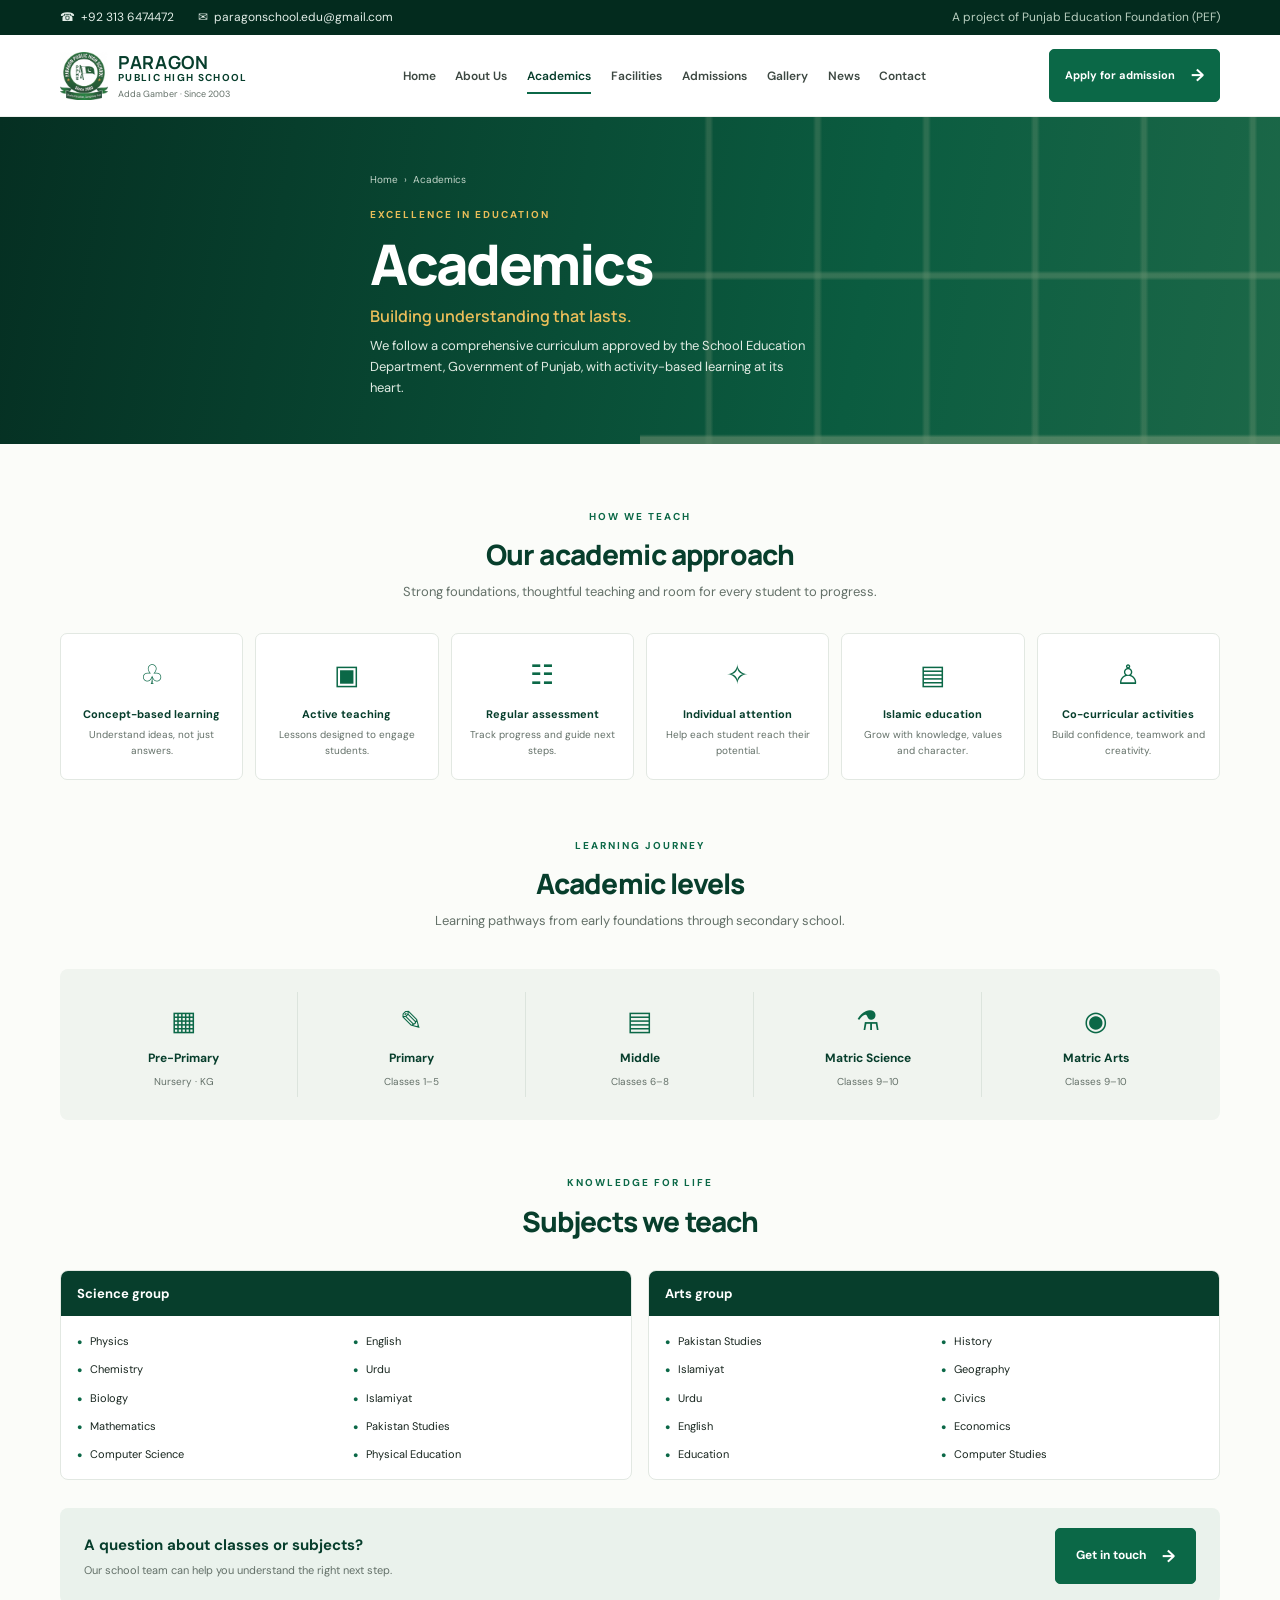
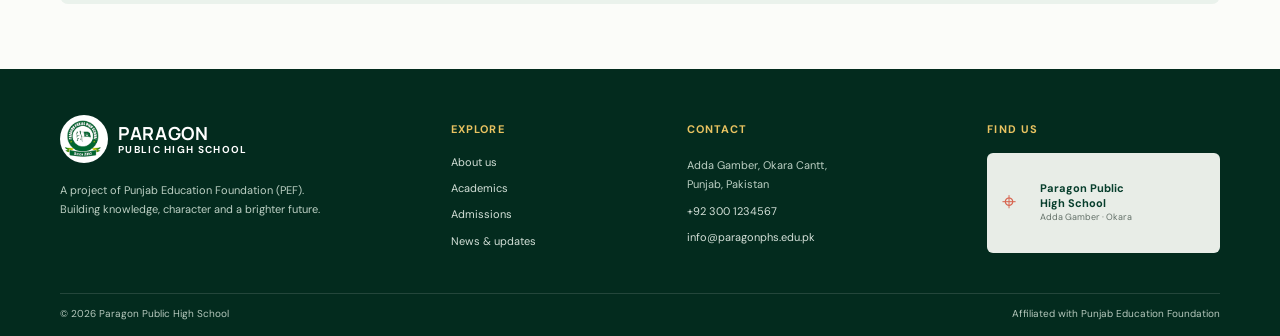
<file: course.html>
<!doctype html>
<html lang="en">
  <head>
    <meta charset="utf-8" />
    <meta name="viewport" content="width=device-width, initial-scale=1" />
    <meta
      name="description"
      content="Explore the academic approach and learning stages at Paragon Public High School."
    />
    <title>Academics | Paragon Public High School</title>
    <link rel="icon" href="logo.jpeg" />
    <link rel="stylesheet" href="style.css" />
  </head>
  <body>
    <div class="topbar">
      <div class="container topbar-inner">
        <span>☎ &nbsp;+92 313 6474472</span
        ><a href="mailto:paragonschool.edu@gmail.com"
          >✉ &nbsp;paragonschool.edu@gmail.com</a
        ><span class="topbar-note"
          >A project of Punjab Education Foundation (PEF)</span
        >
      </div>
    </div>
    <header class="site-header">
      <div class="container nav-wrap">
        <a class="brand" href="index.html"
          ><img src="logo.jpeg" alt="Paragon crest" /><span
            ><strong>PARAGON</strong><small>PUBLIC HIGH SCHOOL</small
            ><em>Adda Gamber · Since 2003</em></span
          ></a
        ><button
          class="menu-toggle"
          aria-label="Open menu"
          aria-expanded="false"
        >
          ☰
        </button>
        <nav class="main-nav">
          <a href="index.html">Home</a><a href="about.html">About Us</a
          ><a class="active" href="course.html">Academics</a
          ><a href="index.html#facilities">Facilities</a
          ><a href="admissions.html">Admissions</a
          ><a href="index.html#life">Gallery</a><a href="blog.html">News</a
          ><a href="contact.html">Contact</a>
        </nav>
        <a class="button button-small nav-cta" href="admissions.html"
          >Apply for admission <span>→</span></a
        >
      </div>
    </header>
    <main>
      <section class="page-hero">
        <div class="container page-hero-content">
          <p class="breadcrumbs">Home &nbsp;›&nbsp; Academics</p>
          <p class="eyebrow">EXCELLENCE IN EDUCATION</p>
          <h1>Academics</h1>
          <h2>Building understanding that lasts.</h2>
          <p>
            We follow a comprehensive curriculum approved by the School
            Education Department, Government of Punjab, with activity-based
            learning at its heart.
          </p>
        </div>
      </section>
      <section class="content-section container">
        <div class="section-heading">
          <p class="eyebrow">HOW WE TEACH</p>
          <h2>Our academic approach</h2>
          <p>
            Strong foundations, thoughtful teaching and room for every student
            to progress.
          </p>
        </div>
        <div class="academics-grid">
          <article class="academic-card">
            <span>♧</span>
            <h3>Concept-based learning</h3>
            <p>Understand ideas, not just answers.</p>
          </article>
          <article class="academic-card">
            <span>▣</span>
            <h3>Active teaching</h3>
            <p>Lessons designed to engage students.</p>
          </article>
          <article class="academic-card">
            <span>☷</span>
            <h3>Regular assessment</h3>
            <p>Track progress and guide next steps.</p>
          </article>
          <article class="academic-card">
            <span>✧</span>
            <h3>Individual attention</h3>
            <p>Help each student reach their potential.</p>
          </article>
          <article class="academic-card">
            <span>▤</span>
            <h3>Islamic education</h3>
            <p>Grow with knowledge, values and character.</p>
          </article>
          <article class="academic-card">
            <span>♙</span>
            <h3>Co-curricular activities</h3>
            <p>Build confidence, teamwork and creativity.</p>
          </article>
        </div>
        <div class="section-heading" style="margin-top: 58px">
          <p class="eyebrow">LEARNING JOURNEY</p>
          <h2>Academic levels</h2>
          <p>
            Learning pathways from early foundations through secondary school.
          </p>
        </div>
        <div class="levels">
          <article class="level">
            <span>▦</span>
            <h3>Pre-Primary</h3>
            <p>Nursery · KG</p>
          </article>
          <article class="level">
            <span>✎</span>
            <h3>Primary</h3>
            <p>Classes 1–5</p>
          </article>
          <article class="level">
            <span>▤</span>
            <h3>Middle</h3>
            <p>Classes 6–8</p>
          </article>
          <article class="level">
            <span>⚗</span>
            <h3>Matric Science</h3>
            <p>Classes 9–10</p>
          </article>
          <article class="level">
            <span>◉</span>
            <h3>Matric Arts</h3>
            <p>Classes 9–10</p>
          </article>
        </div>
        <div class="section-heading" style="margin-top: 55px">
          <p class="eyebrow">KNOWLEDGE FOR LIFE</p>
          <h2>Subjects we teach</h2>
        </div>
        <div class="subjects">
          <article class="subject-panel">
            <h3>Science group</h3>
            <ul>
              <li>Physics</li>
              <li>English</li>
              <li>Chemistry</li>
              <li>Urdu</li>
              <li>Biology</li>
              <li>Islamiyat</li>
              <li>Mathematics</li>
              <li>Pakistan Studies</li>
              <li>Computer Science</li>
              <li>Physical Education</li>
            </ul>
          </article>
          <article class="subject-panel">
            <h3>Arts group</h3>
            <ul>
              <li>Pakistan Studies</li>
              <li>History</li>
              <li>Islamiyat</li>
              <li>Geography</li>
              <li>Urdu</li>
              <li>Civics</li>
              <li>English</li>
              <li>Economics</li>
              <li>Education</li>
              <li>Computer Studies</li>
            </ul>
          </article>
        </div>
        <div class="contact-banner academics-cta">
          <div>
            <h3>A question about classes or subjects?</h3>
            <p>Our school team can help you understand the right next step.</p>
          </div>
          <a class="button" href="contact.html">Get in touch <span>→</span></a>
        </div>
      </section>
    </main>
    <footer class="site-footer">
      <div class="container footer-grid">
        <div class="footer-brand">
          <a class="brand brand-light" href="index.html"
            ><img src="logo.png" alt="" /><span
              ><strong>PARAGON</strong><small>PUBLIC HIGH SCHOOL</small></span
            ></a
          >
          <p>
            A project of Punjab Education Foundation (PEF).<br />Building
            knowledge, character and a brighter future.
          </p>
        </div>
        <div>
          <h3>Explore</h3>
          <a href="about.html">About us</a><a href="course.html">Academics</a
          ><a href="admissions.html">Admissions</a
          ><a href="blog.html">News & updates</a>
        </div>
        <div>
          <h3>Contact</h3>
          <p>Adda Gamber, Okara Cantt,<br />Punjab, Pakistan</p>
          <a href="tel:+923001234567">+92 300 1234567</a
          ><a href="mailto:info@paragonphs.edu.pk">info@paragonphs.edu.pk</a>
        </div>
        <div>
          <h3>Find us</h3>
          <a
            class="map-card"
            href="https://maps.google.com/?q=Adda+Gamber,+Okara,+Pakistan"
            target="_blank"
            rel="noreferrer"
            ><span>⌖</span><b>Paragon Public<br />High School</b
            ><small>Adda Gamber · Okara</small></a
          >
        </div>
      </div>
      <div class="container footer-bottom">
        <span>© <span data-year>2026</span> Paragon Public High School</span
        ><span>Affiliated with Punjab Education Foundation</span>
      </div>
    </footer>
    <script src="script.js"></script>
  </body>
</html>
</file>
<file: style.css>
@import url("https://fonts.googleapis.com/css2?family=DM+Sans:wght@400;500;600;700&family=Manrope:wght@400;500;600;700;800&display=swap");
:root {
  --green: #073e2c;
  --deep: #032b1e;
  --mid: #0b6847;
  --mint: #eaf2ec;
  --paper: #fbfcf9;
  --gold: #e9bd59;
  --ink: #17251e;
  --muted: #637068;
  --line: #e2e8e2;
  --white: #fff;
  --serif: Georgia, "Times New Roman", serif;
  --sans: "DM Sans", Arial, sans-serif;
  --display: "Manrope", Arial, sans-serif;
  --shadow: 0 14px 40px rgba(15, 45, 31, 0.08);
}
* {
  box-sizing: border-box;
}
html {
  scroll-behavior: smooth;
}
body {
  margin: 0;
  background: var(--paper);
  color: var(--ink);
  font-family: var(--sans);
  font-size: 15px;
  line-height: 1.65;
}
a {
  color: inherit;
  text-decoration: none;
}
img {
  max-width: 100%;
}
.container {
  width: min(1160px, calc(100% - 48px));
  margin-inline: auto;
}
.topbar {
  background: var(--deep);
  color: #e3eee8;
  font-size: 12px;
}
.topbar-inner {
  min-height: 35px;
  display: flex;
  align-items: center;
  gap: 24px;
}
.topbar a:hover {
  color: var(--gold);
}
.topbar-note {
  margin-left: auto;
  color: #b9cfc0;
}
.site-header {
  height: 82px;
  background: rgba(255, 255, 255, 0.97);
  position: sticky;
  top: 0;
  z-index: 10;
  border-bottom: 1px solid #edf0ec;
}
.nav-wrap {
  height: 100%;
  display: flex;
  align-items: center;
  justify-content: space-between;
  gap: 22px;
}
.brand {
  display: flex;
  align-items: center;
  gap: 10px;
  min-width: 220px;
  color: var(--green);
}
.brand img {
  width: 48px;
  height: 48px;
  object-fit: contain;
}
.brand span {
  display: flex;
  flex-direction: column;
  line-height: 1.15;
}
.brand strong {
  font-family: var(--display);
  font-size: 18px;
  letter-spacing: 0.035em;
}
.brand small {
  font-size: 10px;
  font-weight: 700;
  letter-spacing: 0.13em;
}
.brand em {
  font-size: 9px;
  font-style: normal;
  color: var(--muted);
  margin-top: 5px;
}
.main-nav {
  display: flex;
  align-items: center;
  gap: clamp(10px, 1.55vw, 23px);
}
.main-nav a {
  font-size: 12px;
  font-weight: 600;
  color: #3d4842;
  white-space: nowrap;
  padding: 29px 0 26px;
  position: relative;
}
.main-nav a:after {
  content: "";
  height: 2px;
  position: absolute;
  bottom: 19px;
  left: 0;
  right: 100%;
  background: var(--mid);
  transition: 0.2s;
}
.main-nav a:hover:after,
.main-nav a.active:after {
  right: 0;
}
.main-nav a.active {
  color: var(--green);
}
.menu-toggle {
  display: none;
  border: 0;
  background: none;
  font-size: 26px;
  color: var(--green);
  cursor: pointer;
}
.button {
  display: inline-flex;
  align-items: center;
  justify-content: center;
  gap: 16px;
  padding: 13px 20px;
  border: 1px solid var(--mid);
  border-radius: 5px;
  background: var(--mid);
  color: white;
  font-weight: 700;
  font-size: 12px;
  transition: 0.2s;
}
.button:hover {
  background: var(--deep);
  border-color: var(--deep);
  transform: translateY(-1px);
}
.button span,
.text-link span {
  font-size: 17px;
}
.button-small {
  padding: 11px 15px;
  font-size: 11px;
  white-space: nowrap;
}
.button-outline {
  background: transparent;
  border-color: rgba(255, 255, 255, 0.7);
  color: white;
}
.button-outline:hover {
  background: #fff;
  color: var(--green);
  border-color: #fff;
}
.button-gold {
  background: var(--gold);
  border-color: var(--gold);
  color: var(--deep);
}
.button-gold:hover {
  background: #f2cc72;
  border-color: #f2cc72;
  color: var(--deep);
}
.hero {
  min-height: 530px;
  background:
    radial-gradient(ellipse at 73% 22%, #2c7254 0%, transparent 33%),
    linear-gradient(110deg, #052b20 2%, #06432f 53%, #0d5a40 100%);
  color: white;
  position: relative;
  overflow: hidden;
  display: flex;
  align-items: center;
}
.hero:before {
  content: "";
  position: absolute;
  inset: 0;
  background:
    linear-gradient(90deg, rgba(3, 35, 25, 0.15), transparent 64%),
    radial-gradient(
      ellipse at 92% 100%,
      rgba(231, 184, 79, 0.24),
      transparent 35%
    );
}
.hero-content {
  position: relative;
  z-index: 2;
  padding: 65px 0 82px;
}
.eyebrow {
  font-size: 10px;
  letter-spacing: 0.2em;
  font-weight: 700;
  color: var(--mid);
  margin: 0 0 10px;
}
.hero .eyebrow {
  color: #eac667;
}
.hero h1 {
  font-family: var(--display);
  font-size: clamp(42px, 6vw, 76px);
  line-height: 1.02;
  letter-spacing: -0.045em;
  margin: 0 0 20px;
  max-width: 590px;
}
.hero h1 span {
  color: #e8c363;
}
.hero-lead {
  font-size: 16px;
  line-height: 1.65;
  color: #e4ece6;
  max-width: 450px;
  margin: 0 0 8px;
}
.hero-sub {
  font-size: 12px;
  color: #c4d6ca;
  margin: 0 0 25px;
}
.hero-actions {
  display: flex;
  gap: 12px;
  flex-wrap: wrap;
}
.hero-proof {
  display: flex;
  gap: 12px;
  align-items: center;
  margin-top: 42px;
  color: #fff;
}
.proof-mark {
  width: 39px;
  height: 39px;
  border: 1px solid rgba(233, 189, 89, 0.7);
  border-radius: 50%;
  display: grid;
  place-items: center;
  color: var(--gold);
  font-size: 22px;
}
.hero-proof span:last-child {
  display: grid;
  line-height: 1.35;
}
.hero-proof b {
  font-size: 12px;
}
.hero-proof small {
  font-size: 10px;
  color: #bfd2c6;
}
.hero-building {
  position: absolute;
  z-index: 1;
  width: min(54%, 720px);
  height: 390px;
  right: 4.5%;
  bottom: 45px;
  opacity: 0.9;
  background:
    linear-gradient(90deg, rgba(3, 53, 35, 0.3), transparent 12%),
    linear-gradient(
      #d7bb87 0 11%,
      #e8d3a6 11% 58%,
      #c4a977 58% 61%,
      #e0c99d 61% 100%
    );
  border: 5px solid #c8b284;
  border-bottom: 0;
  box-shadow: 0 25px 70px rgba(0, 0, 0, 0.25);
  transform: perspective(1000px) rotateY(-7deg);
  clip-path: polygon(5% 7%, 100% 0, 100% 100%, 0 100%);
}
.hero-building:before {
  content: "";
  position: absolute;
  inset: 22% 0 0;
  background:
    repeating-linear-gradient(
      90deg,
      transparent 0 11%,
      rgba(91, 71, 42, 0.17) 11% 11.5%
    ),
    repeating-linear-gradient(
      0deg,
      transparent 0 31%,
      rgba(99, 77, 47, 0.22) 31% 32%
    );
}
.building-upper {
  position: absolute;
  inset: 31% 3% 56%;
  display: flex;
  gap: 3%;
  justify-content: space-around;
}
.building-upper i {
  display: block;
  width: 15%;
  height: 100%;
  background: linear-gradient(
    90deg,
    #173f32 0 15%,
    #aac0b0 16% 22%,
    #244a3a 23% 78%,
    #b4c2b5 79% 85%,
    #244737 86%
  );
  box-shadow: 0 2px 8px #725f40;
}
.building-columns {
  position: absolute;
  left: 37%;
  right: 16%;
  top: 53%;
  height: 41%;
  display: flex;
  justify-content: space-around;
  background: #123a2c;
  box-shadow: 0 0 0 8px #d1b684;
}
.building-columns i {
  height: 100%;
  width: 8px;
  background: linear-gradient(90deg, #c7ae7e, #f3e4c2 45%, #ac966d);
  box-shadow: 0 2px 3px #17251e;
}
.building-roof {
  position: absolute;
  top: 20%;
  left: 36%;
  width: 39%;
  height: 7%;
  background: #d0b681;
  box-shadow: 0 6px 5px #806d4d;
}
.school-sign {
  position: absolute;
  z-index: 2;
  top: 12%;
  left: 41%;
  width: 30%;
  padding: 9px 4px;
  background: #f1e4c8;
  color: #174232;
  text-align: center;
  font-family: var(--display);
  font-size: 12px;
  font-weight: 800;
  line-height: 1.15;
  border: 2px solid #977e51;
  box-shadow: 0 4px 8px #584c37;
}
.school-sign small {
  display: block;
  font-size: 7px;
  letter-spacing: 0.08em;
}
.building-steps {
  position: absolute;
  bottom: 0;
  left: 30%;
  width: 48%;
  height: 13%;
  background: repeating-linear-gradient(0deg, #baaa89 0 7px, #e5d6b7 7px 12px);
}
.hero-bottom {
  position: absolute;
  z-index: 3;
  bottom: 0;
  left: 50%;
  transform: translateX(-50%);
  display: flex;
  justify-content: space-between;
  padding: 12px 0;
  border-top: 1px solid rgba(255, 255, 255, 0.18);
  font-size: 9px;
  letter-spacing: 0.13em;
  color: #d6e3da;
}
.feature-strip {
  display: grid;
  grid-template-columns: repeat(4, 1fr);
  background: white;
  border: 1px solid var(--line);
  border-radius: 8px;
  margin-top: -1px;
  position: relative;
  z-index: 4;
  box-shadow: var(--shadow);
}
.feature-strip article {
  display: flex;
  gap: 13px;
  align-items: center;
  padding: 21px 19px;
  border-right: 1px solid var(--line);
}
.feature-strip article:last-child {
  border: 0;
}
.feature-icon {
  width: 38px;
  height: 38px;
  flex: none;
  border-radius: 50%;
  background: var(--green);
  color: white;
  display: grid;
  place-items: center;
  font-size: 18px;
}
.feature-strip h3,
.feature-strip p {
  margin: 0;
}
.feature-strip h3 {
  font-size: 12px;
  color: var(--green);
}
.feature-strip p {
  font-size: 10px;
  line-height: 1.45;
  color: var(--muted);
  margin-top: 4px;
}
.section {
  padding-top: 83px;
  padding-bottom: 20px;
}
.section-heading {
  text-align: center;
  margin: 0 auto 30px;
  max-width: 570px;
}
.section-heading h2,
.message-news h2,
.results-band h2,
.cta-band h2 {
  font: 800 clamp(26px, 3vw, 36px)/1.2 var(--display);
  letter-spacing: -0.035em;
  color: var(--green);
  margin: 0 0 10px;
}
.section-heading > p:last-child {
  margin: 0;
  color: var(--muted);
  font-size: 13px;
}
.card-grid {
  display: grid;
  gap: 13px;
}
.six-grid {
  grid-template-columns: repeat(6, 1fr);
}
.icon-card {
  min-height: 172px;
  text-align: center;
  padding: 22px 13px;
  background: #fff;
  border: 1px solid var(--line);
  border-radius: 7px;
  transition: 0.2s;
}
.icon-card:hover {
  transform: translateY(-4px);
  box-shadow: var(--shadow);
  border-color: #a7c1af;
}
.icon-card > span {
  font-size: 29px;
  line-height: 1;
  color: var(--mid);
}
.icon-card h3 {
  margin: 14px 0 6px;
  font-size: 12px;
  color: var(--green);
}
.icon-card p {
  margin: 0;
  font-size: 10px;
  line-height: 1.55;
  color: var(--muted);
}
.results-band {
  display: grid;
  grid-template-columns: 1fr 1.2fr;
  background: var(--deep);
  border-radius: 9px;
  color: #fff;
  padding: 30px 36px;
  gap: 32px;
  margin-top: 28px;
}
.results-intro {
  padding-right: 24px;
  border-right: 1px solid rgba(255, 255, 255, 0.2);
}
.results-band .eyebrow {
  color: var(--gold);
}
.results-band h2 {
  color: #fff;
  font-size: 24px;
}
.results-band p:not(.eyebrow) {
  font-size: 12px;
  color: #c8d8ce;
  max-width: 380px;
}
.text-link {
  display: inline-flex;
  align-items: center;
  gap: 9px;
  color: var(--mid);
  font-weight: 700;
  font-size: 12px;
}
.results-band .text-link {
  color: var(--gold);
}
.results-data .eyebrow {
  margin-bottom: 18px;
}
.stats {
  display: grid;
  grid-template-columns: repeat(3, 1fr);
  gap: 10px;
}
.stats article {
  background: #fff;
  color: var(--green);
  min-height: 100px;
  border-radius: 6px;
  display: flex;
  flex-direction: column;
  align-items: center;
  justify-content: center;
  text-align: center;
  padding: 12px;
}
.stats strong {
  font: 800 26px var(--display);
}
.stats span {
  font-size: 10px;
  color: var(--muted);
  margin-top: 4px;
}
.section-heading-row {
  max-width: none;
  display: flex;
  align-items: end;
  justify-content: space-between;
  text-align: left;
}
.section-heading-row > div > p:last-child {
  margin: 0;
}
.life-grid {
  display: grid;
  grid-template-columns: 1.2fr 1fr 1fr;
  gap: 14px;
}
.life-card {
  min-height: 220px;
  border-radius: 8px;
  overflow: hidden;
  padding: 20px;
  position: relative;
  display: flex;
  flex-direction: column;
  justify-content: space-between;
  color: #fff;
  background-color: #315944;
  background-image:
    linear-gradient(0deg, rgba(3, 37, 26, 0.83), transparent 74%),
    repeating-linear-gradient(
      0deg,
      transparent 0 39px,
      rgba(255, 255, 255, 0.09) 40px
    ),
    linear-gradient(100deg, #8e9f82, #bec3ad 35%, #4f6d4f);
}
.life-card:before {
  content: "";
  position: absolute;
  inset: 15% 8% 0;
  background: repeating-linear-gradient(
    90deg,
    transparent 0 16%,
    rgba(13, 47, 34, 0.62) 16% 21%,
    transparent 21% 36%
  );
  border-top: 7px solid rgba(224, 209, 177, 0.8);
  opacity: 0.65;
}
.life-science {
  background-color: #48715c;
  background-image:
    linear-gradient(0deg, rgba(3, 37, 26, 0.8), transparent 75%),
    radial-gradient(ellipse at 70% 20%, #d8ddc5, transparent 30%),
    linear-gradient(115deg, #748d78, #ccd1c0 50%, #56705a);
}
.life-sport {
  background-color: #5b7950;
  background-image:
    linear-gradient(0deg, rgba(3, 37, 26, 0.8), transparent 75%),
    linear-gradient(110deg, #476945, #9ba973 50%, #647b56);
}
.life-card span,
.life-card h3 {
  position: relative;
  z-index: 1;
}
.life-card span {
  font-size: 9px;
  letter-spacing: 0.16em;
  color: #f0d47c;
}
.life-card h3 {
  font: 700 22px/1.2 var(--display);
  margin: 0;
}
.message-news {
  display: grid;
  grid-template-columns: 1.1fr 0.9fr;
  gap: 16px;
  padding-top: 68px;
  padding-bottom: 25px;
}
.principal-card,
.news-card {
  padding: 28px;
  background: white;
  border: 1px solid var(--line);
  border-radius: 8px;
}
.principal-card {
  background: var(--mint);
  position: relative;
  padding-right: 50px;
}
.principal-card .eyebrow,
.news-card .eyebrow {
  margin-bottom: 14px;
}
.quote-mark {
  font: 64px/1 var(--serif);
  color: #93b09b;
  margin-top: 0;
}
.principal-card h2 {
  font-size: 23px;
  max-width: 475px;
  margin-top: -9px;
}
.principal-card > p:not(.eyebrow) {
  font-size: 12px;
  color: var(--muted);
  max-width: 460px;
  margin: 12px 0 18px;
}
.news-card h2 {
  font-size: 23px;
}
.news-item {
  display: grid;
  grid-template-columns: 39px 1fr 22px;
  gap: 12px;
  align-items: center;
  padding: 14px 0;
  border-bottom: 1px solid var(--line);
}
.news-item time {
  width: 36px;
  height: 36px;
  background: var(--mint);
  border-radius: 50%;
  display: grid;
  place-items: center;
  color: var(--green);
  font-size: 11px;
  font-weight: 700;
}
.news-item h3 {
  font-size: 12px;
  color: var(--green);
  margin: 0;
}
.news-item p {
  font-size: 10px;
  color: var(--muted);
  margin: 3px 0 0;
}
.news-item > a {
  color: var(--mid);
  font-size: 19px;
}
.news-card > .text-link {
  margin-top: 17px;
}
.cta-band {
  display: flex;
  align-items: center;
  justify-content: space-between;
  gap: 20px;
  padding: 28px 34px;
  margin-top: 22px;
  margin-bottom: 70px;
  border-radius: 8px;
  background: linear-gradient(110deg, #073d2c, #0e6747);
  color: white;
}
.cta-band .eyebrow {
  color: var(--gold);
  margin-bottom: 7px;
}
.cta-band h2 {
  color: #fff;
  font-size: 25px;
  margin: 0;
}
.site-footer {
  background: var(--deep);
  color: #eaf0ec;
  padding: 46px 0 0;
}
.footer-grid {
  display: grid;
  grid-template-columns: 1.35fr 0.75fr 1fr 0.9fr;
  gap: 42px;
  padding-bottom: 35px;
}
.brand-light {
  color: #fff;
  min-width: 0;
}
.brand-light img {
  background: #fff;
  border-radius: 50%;
  padding: 2px;
}
.footer-brand > p,
.footer-grid > div > p {
  font-size: 11px;
  color: #bdd0c4;
  line-height: 1.7;
  margin: 18px 0 0;
}
.footer-grid h3 {
  font-size: 11px;
  letter-spacing: 0.1em;
  text-transform: uppercase;
  color: #e9c361;
  margin: 5px 0 15px;
}
.footer-grid > div:not(.footer-brand) > a:not(.map-card) {
  display: block;
  font-size: 11px;
  color: #d4e0d8;
  margin: 8px 0;
}
.footer-grid a:hover {
  color: var(--gold);
}
.map-card {
  min-height: 100px;
  background: #e8ede7;
  border-radius: 6px;
  color: var(--green);
  padding: 15px;
  display: grid;
  grid-template-columns: 30px 1fr;
  align-content: center;
  column-gap: 8px;
}
.map-card > span {
  grid-row: span 2;
  font-size: 25px;
  color: #d7644f;
}
.map-card b {
  font-size: 11px;
  line-height: 1.3;
}
.map-card small {
  font-size: 9px;
  color: var(--muted);
}
.footer-bottom {
  border-top: 1px solid rgba(255, 255, 255, 0.13);
  min-height: 43px;
  display: flex;
  align-items: center;
  justify-content: space-between;
  font-size: 10px;
  color: #b6c8bd;
}
/* Interior page layouts */
.page-hero {
  position: relative;
  min-height: 300px;
  display: flex;
  align-items: center;
  overflow: hidden;
  color: white;
  background: linear-gradient(100deg, #052f22, #0b5c40 67%, #1c6848);
}
.page-hero:after {
  content: "";
  position: absolute;
  right: 0;
  top: 0;
  width: 50%;
  height: 100%;
  opacity: 0.38;
  background:
    repeating-linear-gradient(
      90deg,
      transparent 0 10%,
      rgba(231, 215, 178, 0.38) 10.5% 11%,
      transparent 11.5% 17%
    ),
    linear-gradient(
      0deg,
      rgba(231, 215, 178, 0.7) 2%,
      transparent 3% 50%,
      rgba(231, 215, 178, 0.5) 51% 52%,
      transparent 53%
    );
}
.page-hero-content {
  position: relative;
  z-index: 2;
  padding: 45px 0;
  max-width: 540px;
}
.breadcrumbs {
  font-size: 10px;
  color: #c2d5c9;
  margin-bottom: 18px;
}
.page-hero .eyebrow {
  color: var(--gold);
}
.page-hero h1 {
  font: 800 clamp(36px, 5vw, 56px)/1.1 var(--display);
  letter-spacing: -0.04em;
  margin: 0 0 10px;
}
.page-hero h2 {
  font: 600 16px var(--display);
  color: var(--gold);
  margin: 0 0 8px;
}
.page-hero p:not(.eyebrow):not(.breadcrumbs) {
  font-size: 13px;
  color: #e0ebe3;
  max-width: 440px;
  margin: 0;
}
.page-hero .hero-actions {
  margin-top: 20px;
}
.page-hero .hero-actions .button {
  padding: 10px 16px;
}
.content-section {
  padding: 65px 0;
}
.content-section h2 {
  font: 800 28px var(--display);
  letter-spacing: -0.03em;
  color: var(--green);
  margin: 0 0 8px;
}
.content-section > p {
  color: var(--muted);
}
.affiliation {
  display: grid;
  grid-template-columns: 130px 1fr 150px;
  gap: 20px;
  align-items: center;
  background: #f0f5ef;
  border-radius: 8px;
  padding: 18px 26px;
  margin-top: -24px;
  position: relative;
  z-index: 2;
}
.pef-wordmark {
  font: 800 43px var(--display);
  color: var(--green);
  letter-spacing: -0.08em;
  border-bottom: 3px double var(--green);
  width: max-content;
  line-height: 1.1;
}
.affiliation h3 {
  font-size: 15px;
  color: var(--green);
  margin: 0 0 5px;
}
.affiliation p {
  font-size: 11px;
  color: var(--muted);
  margin: 0;
}
.affiliation-seal {
  text-align: center;
  color: var(--green);
  font-weight: 700;
  font-size: 11px;
  line-height: 1.3;
}
.affiliation-seal span {
  display: block;
  font-size: 32px;
}
.process-grid {
  display: grid;
  grid-template-columns: repeat(6, 1fr);
  gap: 15px;
  margin-top: 30px;
}
.process-step {
  text-align: center;
  position: relative;
}
.step-icon {
  width: 52px;
  height: 52px;
  margin: 0 auto 8px;
  border-radius: 50%;
  display: grid;
  place-items: center;
  background: var(--green);
  color: white;
  font-size: 23px;
}
.process-step b {
  display: block;
  font: 800 22px var(--display);
  color: var(--green);
}
.process-step h3 {
  font-size: 12px;
  color: var(--ink);
  margin: 1px 0 5px;
}
.process-step p {
  font-size: 10px;
  line-height: 1.5;
  color: var(--muted);
  margin: 0;
}
.information-grid {
  display: grid;
  grid-template-columns: 1fr 1fr;
  gap: 16px;
  margin-top: 38px;
}
.info-panel {
  background: #fff;
  border: 1px solid var(--line);
  border-radius: 8px;
  padding: 23px;
}
.info-panel.warm {
  background: #fcf8ef;
}
.info-panel h2 {
  font: 700 19px var(--display);
  color: var(--green);
  margin: 0 0 14px;
}
.check-list,
.document-list {
  list-style: none;
  padding: 0;
  margin: 0;
}
.check-list li {
  position: relative;
  padding: 8px 0 8px 24px;
  font-size: 11px;
  border-bottom: 1px solid rgba(24, 63, 41, 0.08);
}
.check-list li:before {
  content: "✓";
  position: absolute;
  left: 0;
  color: var(--mid);
  font-weight: 800;
}
.check-list li strong {
  display: block;
  color: var(--ink);
}
.check-list li span {
  display: block;
  color: var(--muted);
}
.document-list li {
  display: flex;
  align-items: center;
  gap: 13px;
  padding: 10px 0;
  border-bottom: 1px solid var(--line);
  font-size: 11px;
  font-weight: 600;
}
.document-list li span {
  font-size: 20px;
  color: var(--mid);
}
.note {
  background: var(--green);
  color: #e7f0e9;
  border-radius: 5px;
  padding: 13px;
  font-size: 10px;
  margin-top: 14px;
}
.contact-banner {
  display: flex;
  align-items: center;
  justify-content: space-between;
  gap: 20px;
  background: var(--mint);
  padding: 20px 24px;
  border-radius: 8px;
  margin-top: 18px;
}
.contact-banner h3 {
  margin: 0;
  color: var(--green);
  font-size: 15px;
}
.contact-banner p {
  margin: 3px 0 0;
  font-size: 11px;
  color: var(--muted);
}
.academics-grid {
  display: grid;
  grid-template-columns: repeat(6, 1fr);
  gap: 12px;
  margin-top: 25px;
}
.academic-card {
  padding: 19px 13px;
  text-align: center;
  border: 1px solid var(--line);
  border-radius: 7px;
  background: white;
}
.academic-card > span {
  font-size: 27px;
  color: var(--mid);
}
.academic-card h3 {
  font-size: 11px;
  color: var(--green);
  margin: 8px 0 3px;
}
.academic-card p {
  font-size: 10px;
  color: var(--muted);
  margin: 0;
}
.levels {
  display: grid;
  grid-template-columns: repeat(5, 1fr);
  background: #f0f4ef;
  border-radius: 8px;
  margin-top: 38px;
  padding: 23px 10px;
}
.level {
  text-align: center;
  padding: 7px 10px;
  border-right: 1px solid #dce4dd;
}
.level:last-child {
  border: 0;
}
.level span {
  font-size: 27px;
  color: var(--mid);
}
.level h3 {
  font-size: 12px;
  color: var(--green);
  margin: 5px 0;
}
.level p {
  font-size: 10px;
  color: var(--muted);
  margin: 0;
}
.subjects {
  display: grid;
  grid-template-columns: 1fr 1fr;
  gap: 16px;
  margin-top: 28px;
}
.subject-panel {
  border: 1px solid var(--line);
  border-radius: 8px;
  background: white;
  overflow: hidden;
}
.subject-panel h3 {
  margin: 0;
  padding: 12px 16px;
  background: var(--green);
  color: white;
  font-size: 13px;
}
.subject-panel ul {
  display: grid;
  grid-template-columns: 1fr 1fr;
  list-style: none;
  margin: 0;
  padding: 16px;
  gap: 10px 14px;
}
.subject-panel li {
  font-size: 11px;
  color: var(--ink);
}
.subject-panel li:before {
  content: "●";
  color: var(--mid);
  font-size: 9px;
  margin-right: 8px;
}
.academics-cta {
  margin-top: 28px;
}
.contact-details {
  display: grid;
  grid-template-columns: repeat(4, 1fr);
  gap: 12px;
  margin-top: -22px;
  position: relative;
  z-index: 2;
}
.detail-card {
  text-align: center;
  padding: 20px 12px;
  background: white;
  border: 1px solid var(--line);
  border-radius: 7px;
  box-shadow: var(--shadow);
}
.detail-icon {
  width: 42px;
  height: 42px;
  margin: 0 auto 9px;
  border-radius: 50%;
  display: grid;
  place-items: center;
  background: var(--green);
  color: white;
  font-size: 19px;
}
.detail-card h3 {
  font-size: 12px;
  color: var(--green);
  margin: 0 0 3px;
}
.detail-card p,
.detail-card a {
  font-size: 11px;
  color: var(--muted);
  margin: 0;
}
.contact-layout {
  display: grid;
  grid-template-columns: 1.05fr 0.95fr;
  gap: 20px;
  margin-top: 22px;
}
.form-panel,
.location-panel {
  background: white;
  border: 1px solid var(--line);
  border-radius: 9px;
  overflow: hidden;
}
.panel-head {
  padding: 19px 23px;
  background: var(--green);
  color: #fff;
}
.panel-head h2 {
  font: 700 19px var(--display);
  margin: 0;
}
.panel-head p {
  font-size: 11px;
  color: #d4e4da;
  margin: 3px 0 0;
}
.contact-form {
  padding: 19px 23px;
  display: grid;
  grid-template-columns: 1fr 1fr;
  gap: 13px;
}
.field {
  display: flex;
  flex-direction: column;
  gap: 5px;
}
.field.full {
  grid-column: 1/-1;
}
.field label {
  font-size: 10px;
  font-weight: 700;
  color: #37453d;
}
.field input,
.field select,
.field textarea {
  width: 100%;
  border: 1px solid #d8e0d9;
  border-radius: 5px;
  background: #fff;
  padding: 11px 12px;
  font: 12px var(--sans);
  color: var(--ink);
}
.field input:focus,
.field select:focus,
.field textarea:focus {
  outline: 2px solid #a7c2ae;
  border-color: var(--mid);
}
.field textarea {
  resize: vertical;
  min-height: 95px;
}
.contact-form .button {
  grid-column: 1/-1;
  cursor: pointer;
}
.form-status {
  grid-column: 1/-1;
  font-size: 11px;
  color: var(--mid);
  margin: 0;
}
.school-info {
  padding: 18px 20px;
}
.school-info h2 {
  font: 700 18px var(--display);
  color: var(--green);
  margin: 0 0 11px;
}
.school-info p {
  font-size: 11px;
  color: var(--muted);
  margin: 8px 0;
}
.map-art {
  height: 208px;
  margin: 0 14px 14px;
  border-radius: 6px;
  position: relative;
  overflow: hidden;
  background-color: #edf0e6;
  background-image:
    linear-gradient(
      28deg,
      transparent 46%,
      #dbcea4 46.5% 48%,
      transparent 48.5%
    ),
    linear-gradient(
      105deg,
      transparent 33%,
      #e0d2a6 33.5% 35%,
      transparent 35.5%
    ),
    linear-gradient(
      165deg,
      transparent 72%,
      #d9c99b 72.5% 74%,
      transparent 74.5%
    ),
    repeating-linear-gradient(
      0deg,
      transparent 0 39px,
      #e1e7d9 40px,
      #e1e7d9 41px,
      transparent 42px
    ),
    repeating-linear-gradient(
      90deg,
      transparent 0 63px,
      #e1e7d9 64px,
      #e1e7d9 65px,
      transparent 66px
    );
}
.map-pin {
  position: absolute;
  left: 49%;
  top: 40%;
  color: #c64c3f;
  font-size: 32px;
  text-shadow: 0 2px #fff;
}
.map-label {
  position: absolute;
  left: 55%;
  top: 46%;
  font-size: 11px;
  font-weight: 700;
  color: var(--green);
  line-height: 1.3;
}
.directions {
  margin: 0 14px 14px;
  width: calc(100% - 28px);
}
.contact-benefits {
  display: grid;
  grid-template-columns: repeat(4, 1fr);
  background: var(--mint);
  border-radius: 8px;
  margin-top: 28px;
  padding: 18px;
}
.contact-benefits article {
  padding: 3px 15px;
  border-right: 1px solid #ccd9cf;
}
.contact-benefits article:last-child {
  border: 0;
}
.contact-benefits b {
  display: block;
  color: var(--green);
  font-size: 11px;
}
.contact-benefits span {
  font-size: 10px;
  color: var(--muted);
}
.whatsapp-content {
  min-height: 340px;
  padding: 38px 28px;
  display: flex;
  flex-direction: column;
  align-items: flex-start;
  justify-content: center;
}
.whatsapp-symbol {
  width: 54px;
  height: 54px;
  display: grid;
  place-items: center;
  border-radius: 50%;
  background: #e7f4e9;
  color: #18854a;
  font-size: 29px;
}
.whatsapp-content h2 {
  font: 800 24px var(--display);
  color: var(--green);
  margin: 18px 0 5px;
}
.whatsapp-content p {
  font-size: 12px;
  color: var(--muted);
  max-width: 400px;
  margin: 0 0 20px;
}
.whatsapp-button {
  background: #16834a;
  border-color: #16834a;
}
.whatsapp-button:hover {
  background: #11693b;
  border-color: #11693b;
}
.whatsapp-content small {
  font-size: 10px;
  color: var(--muted);
  margin-top: 12px;
}
.about-split {
  display: grid;
  grid-template-columns: 1fr 1fr;
  gap: 38px;
  align-items: center;
}
.about-visual {
  min-height: 300px;
  position: relative;
  border-radius: 9px;
  overflow: hidden;
  background: #e7ede7;
}
.about-visual > img {
  position: absolute;
  inset: 0;
  width: 100%;
  height: 100%;
  object-fit: cover;
  object-position: center 42%;
}
.about-visual-caption {
  position: absolute;
  z-index: 2;
  bottom: 18px;
  left: 20px;
  color: white;
  font-size: 10px;
  letter-spacing: 0.14em;
  text-shadow: 0 1px 6px rgba(0, 0, 0, 0.8);
}
.about-copy h2 {
  font: 800 31px/1.15 var(--display);
  color: var(--green);
  margin: 0 0 13px;
}
.about-copy > p {
  font-size: 13px;
  color: var(--muted);
}
.values-grid {
  display: grid;
  grid-template-columns: repeat(3, 1fr);
  gap: 14px;
  margin-top: 35px;
}
.value-card {
  padding: 20px;
  border: 1px solid var(--line);
  border-radius: 7px;
  background: white;
}
.value-card span {
  font-size: 25px;
  color: var(--mid);
}
.value-card h3 {
  color: var(--green);
  font-size: 13px;
  margin: 8px 0 5px;
}
.value-card p {
  font-size: 11px;
  color: var(--muted);
  margin: 0;
}
.updates-layout {
  display: grid;
  grid-template-columns: 1.7fr 0.8fr;
  gap: 22px;
}
.update-card {
  padding: 22px;
  border: 1px solid var(--line);
  border-radius: 8px;
  background: #fff;
  margin-bottom: 14px;
}
.update-date {
  font-size: 10px;
  color: var(--mid);
  font-weight: 700;
  letter-spacing: 0.1em;
}
.update-card h2 {
  font-size: 20px;
  margin: 6px 0;
}
.update-card p {
  font-size: 12px;
  color: var(--muted);
}
.update-side {
  padding: 22px;
  border-radius: 8px;
  background: var(--mint);
  height: max-content;
}
.update-side h3 {
  font-size: 15px;
  color: var(--green);
  margin-top: 0;
}
.update-side p {
  font-size: 11px;
  color: var(--muted);
}
@media (max-width: 1050px) {
  .brand {
    min-width: 190px;
  }
  .main-nav {
    gap: 11px;
  }
  .main-nav a {
    font-size: 11px;
  }
  .nav-cta {
    display: none;
  }
  .hero-building {
    right: -8%;
    width: 58%;
  }
  .six-grid,
  .academics-grid {
    grid-template-columns: repeat(3, 1fr);
  }
  .icon-card {
    min-height: 150px;
  }
  .feature-strip article {
    padding: 15px 12px;
  }
  .footer-grid {
    gap: 22px;
  }
}
@media (max-width: 760px) {
  .container {
    width: min(100% - 32px, 580px);
  }
  .topbar-inner {
    gap: 14px;
    min-height: 32px;
    font-size: 10px;
  }
  .topbar-note {
    display: none;
  }
  .site-header {
    height: 70px;
  }
  .brand {
    min-width: 0;
  }
  .brand img {
    width: 42px;
    height: 42px;
  }
  .brand strong {
    font-size: 16px;
  }
  .brand em {
    display: none;
  }
  .menu-toggle {
    display: block;
    margin-left: auto;
  }
  .main-nav {
    display: none;
    position: absolute;
    top: 70px;
    left: 0;
    right: 0;
    padding: 8px 20px 18px;
    background: white;
    box-shadow: 0 16px 22px #071d1120;
    align-items: stretch;
    gap: 0;
  }
  .main-nav.open {
    display: flex;
    flex-direction: column;
  }
  .main-nav a {
    padding: 11px 0;
    border-bottom: 1px solid var(--line);
    font-size: 13px;
  }
  .main-nav a:after {
    display: none;
  }
  .hero {
    min-height: 620px;
    align-items: flex-start;
  }
  .hero-content {
    padding: 65px 0 210px;
  }
  .hero h1 {
    font-size: 46px;
  }
  .hero-lead {
    font-size: 14px;
    max-width: 360px;
  }
  .hero-building {
    width: 94%;
    height: 235px;
    right: -5%;
    bottom: 42px;
    opacity: 0.68;
    transform: perspective(600px) rotateY(-4deg);
  }
  .school-sign {
    font-size: 9px;
  }
  .hero-bottom {
    font-size: 7px;
  }
  .feature-strip {
    grid-template-columns: 1fr 1fr;
    margin-top: 0;
  }
  .feature-strip article {
    padding: 14px 12px;
    border-bottom: 1px solid var(--line);
  }
  .feature-strip article:nth-child(2) {
    border-right: 0;
  }
  .feature-strip article:nth-child(3),
  .feature-strip article:nth-child(4) {
    border-bottom: 0;
  }
  .feature-icon {
    width: 33px;
    height: 33px;
  }
  .section {
    padding-top: 58px;
  }
  .section-heading h2,
  .message-news h2 {
    font-size: 27px;
  }
  .six-grid,
  .academics-grid {
    grid-template-columns: repeat(2, 1fr);
    gap: 9px;
  }
  .icon-card {
    min-height: 145px;
    padding: 18px 10px;
  }
  .results-band {
    grid-template-columns: 1fr;
    padding: 23px;
    gap: 19px;
  }
  .results-intro {
    border-right: 0;
    border-bottom: 1px solid rgba(255, 255, 255, 0.2);
    padding: 0 0 14px;
  }
  .stats strong {
    font-size: 22px;
  }
  .stats span {
    font-size: 9px;
  }
  .section-heading-row {
    align-items: flex-start;
    gap: 10px;
  }
  .section-heading-row .text-link {
    white-space: nowrap;
    margin-top: 17px;
    font-size: 10px;
  }
  .life-grid {
    grid-template-columns: 1fr 1fr;
  }
  .life-card:first-child {
    grid-column: 1/-1;
    min-height: 190px;
  }
  .life-card {
    min-height: 150px;
  }
  .message-news {
    grid-template-columns: 1fr;
    padding-top: 48px;
  }
  .principal-card,
  .news-card {
    padding: 22px;
  }
  .cta-band {
    align-items: flex-start;
    flex-direction: column;
    padding: 24px;
    margin-bottom: 48px;
  }
  .cta-band h2 {
    font-size: 22px;
  }
  .footer-grid {
    grid-template-columns: 1fr 1fr;
    gap: 24px 18px;
  }
  .footer-brand {
    grid-column: 1/-1;
  }
  .footer-bottom {
    font-size: 9px;
  }
  .page-hero {
    min-height: 280px;
  }
  .page-hero-content {
    padding: 40px 0;
  }
  .page-hero:after {
    width: 62%;
    opacity: 0.2;
  }
  .content-section {
    padding: 48px 0;
  }
  .affiliation {
    grid-template-columns: 85px 1fr;
    padding: 14px;
    gap: 13px;
    margin-top: -14px;
  }
  .pef-wordmark {
    font-size: 34px;
  }
  .affiliation-seal {
    display: none;
  }
  .affiliation h3 {
    font-size: 13px;
  }
  .affiliation p {
    font-size: 10px;
  }
  .process-grid {
    grid-template-columns: repeat(2, 1fr);
    gap: 22px 14px;
  }
  .information-grid {
    grid-template-columns: 1fr;
    margin-top: 28px;
  }
  .contact-banner {
    align-items: flex-start;
    flex-direction: column;
  }
  .levels {
    grid-template-columns: 1fr 1fr;
    gap: 10px;
    padding: 15px 8px;
  }
  .level {
    border-right: 0;
    border-bottom: 1px solid #dce4dd;
  }
  .level:last-child {
    grid-column: 1/-1;
    border-bottom: 0;
  }
  .subjects {
    grid-template-columns: 1fr;
  }
  .academics-cta {
    flex-direction: column;
  }
  .contact-details {
    grid-template-columns: 1fr 1fr;
    margin-top: -13px;
  }
  .contact-layout {
    grid-template-columns: 1fr;
  }
  .contact-benefits {
    grid-template-columns: 1fr 1fr;
    gap: 15px;
    padding: 14px;
  }
  .contact-benefits article {
    border: 0;
    padding: 4px;
  }
  .about-split {
    grid-template-columns: 1fr;
    gap: 22px;
  }
  .about-visual {
    min-height: 235px;
  }
  .about-copy h2 {
    font-size: 27px;
  }
  .values-grid {
    grid-template-columns: 1fr;
  }
  .updates-layout {
    grid-template-columns: 1fr;
  }
  .contact-form {
    padding: 16px;
    gap: 11px;
  }
  .panel-head {
    padding: 17px 18px;
  }
}
@media (max-width: 420px) {
  .topbar-inner {
    justify-content: space-between;
  }
  .hero h1 {
    font-size: 40px;
  }
  .hero-actions .button {
    padding: 11px 13px;
    font-size: 11px;
  }
  .proof-mark {
    width: 34px;
    height: 34px;
  }
  .feature-strip h3 {
    font-size: 10px;
  }
  .feature-strip p {
    font-size: 9px;
  }
  .section-heading-row {
    display: block;
    text-align: center;
  }
  .section-heading-row .text-link {
    margin-top: 9px;
  }
  .life-grid {
    grid-template-columns: 1fr;
  }
  .life-card:first-child {
    grid-column: auto;
  }
  .contact-form {
    grid-template-columns: 1fr;
  }
  .field.full,
  .contact-form .button,
  .form-status {
    grid-column: auto;
  }
  .footer-grid {
    grid-template-columns: 1fr 1fr;
  }
  .footer-brand {
    grid-column: 1/-1;
  }
  .footer-bottom {
    align-items: flex-start;
    flex-direction: column;
    justify-content: center;
    gap: 2px;
    padding: 8px 0;
  }
}
</file>
